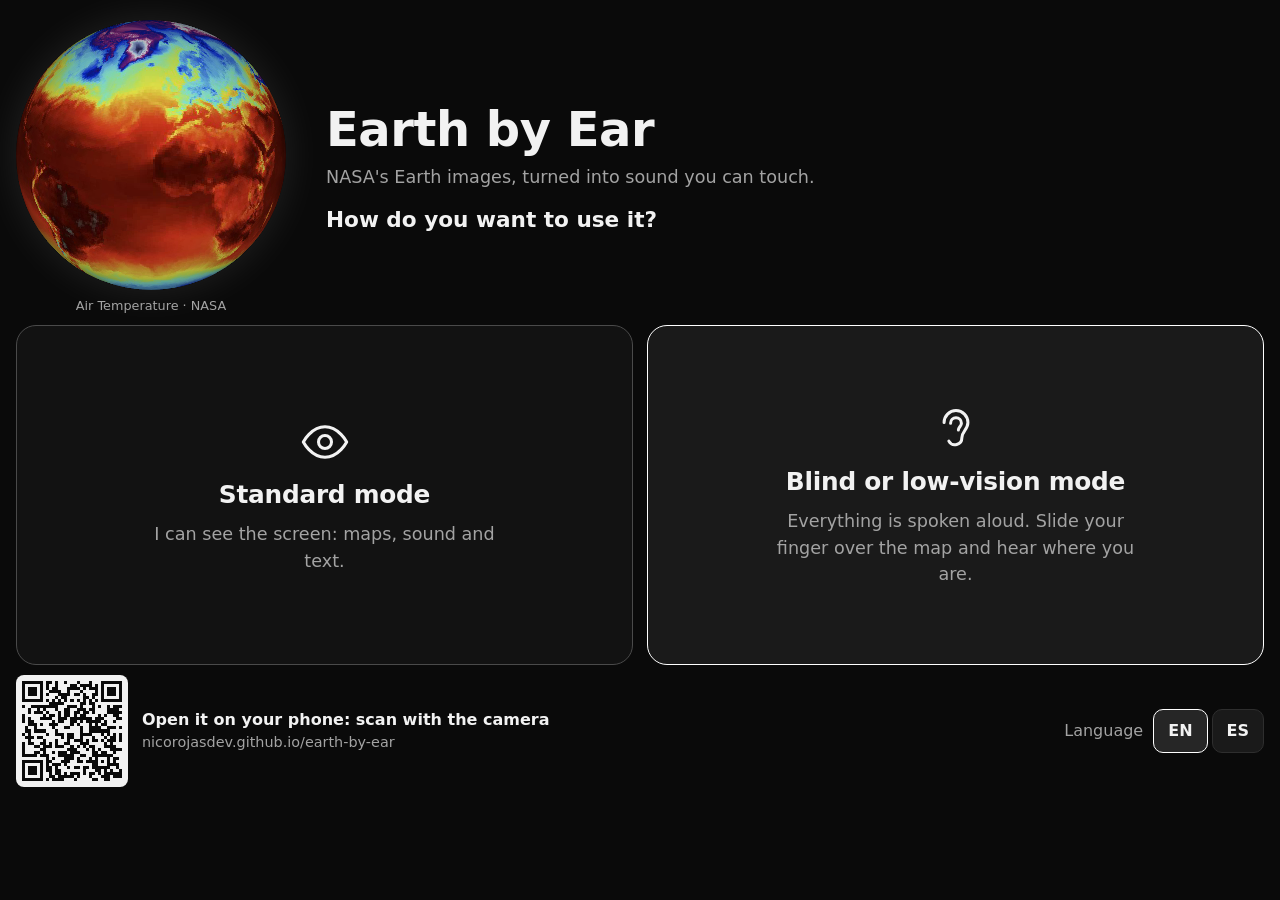
<file: docs/index.html>
<!DOCTYPE html>
<!-- Written with the assistance of Claude (Anthropic) for NASA Space Apps 2026. -->
<html lang="en-US">
<head>
<meta charset="utf-8">
<meta name="viewport" content="width=device-width, initial-scale=1">
<title>Earth by Ear</title>
  <link rel="icon" href="data:image/svg+xml,%3Csvg xmlns='http://www.w3.org/2000/svg' viewBox='0 0 24 24' fill='none' stroke='white' stroke-width='1.75' stroke-linecap='round'%3E%3Crect width='24' height='24' rx='5' fill='black' stroke='none'/%3E%3Ccircle cx='12' cy='12' r='7.5'/%3E%3Cpath d='M4.5 12h15M12 4.5a11 11 0 0 1 0 15M12 4.5a11 11 0 0 0 0 15'/%3E%3C/svg%3E">
<meta name="description" content="Earth by Ear turns NASA Earth Information Center visuals into live, touchable sound. Hear and explore fires, ocean heat, rain, air temperature and air pollution, with or without seeing the map.">
<meta name="theme-color" content="#0b1220">
<link rel="stylesheet" href="css/style.css">
</head>
<body class="choosing">
<!-- Minimal line icons (white, drawn with the text color). -->
<svg width="0" height="0" style="position:absolute" aria-hidden="true" focusable="false">
  <symbol id="i-globe" viewBox="0 0 24 24"><circle cx="12" cy="12" r="9"/><path d="M3 12h18M12 3a14 14 0 0 1 0 18M12 3a14 14 0 0 0 0 18"/></symbol>
  <symbol id="i-eye" viewBox="0 0 24 24"><path d="M2 12s3.6-7 10-7 10 7 10 7-3.6 7-10 7S2 12 2 12z"/><circle cx="12" cy="12" r="3"/></symbol>
  <symbol id="i-ear" viewBox="0 0 24 24"><path d="M6.5 9a5.5 5.5 0 0 1 11 0c0 3.2-2.8 4.2-2.8 7a3.2 3.2 0 0 1-6 1.6"/><path d="M9.5 9.3a2.5 2.5 0 0 1 5 0c0 1.4-1.4 1.9-1.4 3.2"/></symbol>
  <symbol id="i-sound" viewBox="0 0 24 24"><path d="M4 9.5h3.5L12 6v12l-4.5-3.5H4z"/><path d="M15.5 9a4 4 0 0 1 0 6M18 6.5a7.5 7.5 0 0 1 0 11"/></symbol>
  <symbol id="i-sound-off" viewBox="0 0 24 24"><path d="M4 9.5h3.5L12 6v12l-4.5-3.5H4z"/><path d="M16 9.5l5 5M21 9.5l-5 5"/></symbol>
  <symbol id="i-voice" viewBox="0 0 24 24"><circle cx="9" cy="8" r="3.5"/><path d="M2.5 20c.8-3.6 3.3-5.5 6.5-5.5s5.7 1.9 6.5 5.5"/><path d="M17 6a4 4 0 0 1 0 5.5M19.5 3.5a7.5 7.5 0 0 1 0 10.5"/></symbol>
  <symbol id="i-voice-off" viewBox="0 0 24 24"><circle cx="9" cy="8" r="3.5"/><path d="M2.5 20c.8-3.6 3.3-5.5 6.5-5.5s5.7 1.9 6.5 5.5"/><path d="M17 6l5 5M22 6l-5 5"/></symbol>
  <symbol id="i-help" viewBox="0 0 24 24"><circle cx="12" cy="12" r="9"/><path d="M9.6 9.4a2.5 2.5 0 1 1 3.4 2.4c-.6.3-1 .8-1 1.5v.6"/><path d="M12 16.8v.2"/></symbol>
  <symbol id="i-info" viewBox="0 0 24 24"><circle cx="12" cy="12" r="9"/><path d="M12 11v5.5M12 7.8v.2"/></symbol>
  <symbol id="i-pin" viewBox="0 0 24 24"><path d="M12 21s-6.5-6-6.5-11a6.5 6.5 0 0 1 13 0c0 5-6.5 11-6.5 11z"/><circle cx="12" cy="10" r="2.4"/></symbol>
  <symbol id="i-play" viewBox="0 0 24 24"><path d="M8 5.5v13l10-6.5z"/></symbol>
  <symbol id="i-pause" viewBox="0 0 24 24"><path d="M8.5 5.5v13M15.5 5.5v13"/></symbol>
  <symbol id="i-prev" viewBox="0 0 24 24"><path d="M17.5 6v12l-8.5-6zM6.5 6v12"/></symbol>
  <symbol id="i-next" viewBox="0 0 24 24"><path d="M6.5 6v12l8.5-6zM17.5 6v12"/></symbol>
  <symbol id="i-left" viewBox="0 0 24 24"><path d="M15 4.5 7.5 12l7.5 7.5"/></symbol>
  <symbol id="i-right" viewBox="0 0 24 24"><path d="M9 4.5 16.5 12 9 19.5"/></symbol>
  <symbol id="i-map" viewBox="0 0 24 24"><rect x="3" y="5.5" width="18" height="13" rx="1.5"/><path d="M3 12h18M9 5.5v13M15 5.5v13"/></symbol>
  <symbol id="i-turn-w" viewBox="0 0 24 24"><path d="M19 15a7.5 7.5 0 0 0-13-4.5"/><path d="M5.5 6v4.8h4.8"/></symbol>
  <symbol id="i-turn-e" viewBox="0 0 24 24"><path d="M5 15a7.5 7.5 0 0 1 13-4.5"/><path d="M18.5 6v4.8h-4.8"/></symbol>
  <symbol id="i-home" viewBox="0 0 24 24"><path d="M3.5 11.5 12 4.5l8.5 7"/><path d="M6.5 9.5V19.5h11V9.5"/><path d="M10 19.5v-5h4v5"/></symbol>
  <symbol id="i-up" viewBox="0 0 24 24"><path d="M4.5 15 12 7.5l7.5 7.5"/></symbol>
  <symbol id="i-down" viewBox="0 0 24 24"><path d="M4.5 9 12 16.5 19.5 9"/></symbol>
  <symbol id="i-speed" viewBox="0 0 24 24"><path d="M3.5 17a8.5 8.5 0 1 1 17 0"/><path d="M12 17l4.5-5.5"/></symbol>
  <symbol id="i-replay" viewBox="0 0 24 24"><path d="M4.5 12a7.5 7.5 0 1 0 2.2-5.3"/><path d="M4.5 4.5v4h4"/></symbol>
</svg>
<a class="skip" href="#main" data-i18n="header.skip">Skip to content</a>

<!-- Welcome: choose standard or blind / low-vision mode before using the app. -->
<main id="welcome" class="welcome" aria-labelledby="welcome-title">
  <div class="welcome-hero">
    <div class="globe-wrap" aria-hidden="true">
      <canvas id="globe" class="globe" width="240" height="240"></canvas>
      <p class="globe-cap" id="globe-cap"></p>
    </div>
    <div class="welcome-text">
      <h1 id="welcome-title" tabindex="-1">Earth by Ear</h1>
      <p class="welcome-lead" data-i18n="welcome.lead"></p>
      <h2 class="welcome-q" data-i18n="welcome.question"></h2>
    </div>
  </div>
  <div class="welcome-choices">
    <button type="button" class="choice-big" data-mode="standard">
      <span class="ico"><svg class="ic" aria-hidden="true" focusable="false"><use href="#i-eye"></use></svg></span>
      <span class="ttl" data-i18n="mode.standard"></span>
      <span class="sub" data-i18n="mode.standardSub"></span>
    </button>
    <button type="button" class="choice-big blind" data-mode="blind">
      <span class="ico"><svg class="ic" aria-hidden="true" focusable="false"><use href="#i-ear"></use></svg></span>
      <span class="ttl" data-i18n="mode.blind"></span>
      <span class="sub" data-i18n="mode.blindSub"></span>
    </button>
  </div>
  <div class="welcome-foot">
    <div class="qr-box">
      <svg class="qr" viewBox="0 0 37 37" role="img" aria-label="QR code: nicorojasdev.github.io/earth-by-ear" shape-rendering="crispEdges"><rect width="37" height="37" fill="#f2f2f2"/><path d="M2 2h7v1h-7zM10 2h2v1h-2zM13 2h1v1h-1zM16 2h1v1h-1zM20 2h1v1h-1zM24 2h1v1h-1zM28 2h7v1h-7zM2 3h1v1h-1zM8 3h1v1h-1zM10 3h1v1h-1zM13 3h1v1h-1zM18 3h2v1h-2zM21 3h4v1h-4zM26 3h1v1h-1zM28 3h1v1h-1zM34 3h1v1h-1zM2 4h1v1h-1zM4 4h3v1h-3zM8 4h1v1h-1zM10 4h1v1h-1zM12 4h2v1h-2zM17 4h4v1h-4zM22 4h1v1h-1zM24 4h3v1h-3zM28 4h1v1h-1zM30 4h3v1h-3zM34 4h1v1h-1zM2 5h1v1h-1zM4 5h3v1h-3zM8 5h1v1h-1zM11 5h4v1h-4zM17 5h1v1h-1zM21 5h1v1h-1zM26 5h1v1h-1zM28 5h1v1h-1zM30 5h3v1h-3zM34 5h1v1h-1zM2 6h1v1h-1zM4 6h3v1h-3zM8 6h1v1h-1zM10 6h1v1h-1zM14 6h4v1h-4zM19 6h2v1h-2zM22 6h1v1h-1zM25 6h2v1h-2zM28 6h1v1h-1zM30 6h3v1h-3zM34 6h1v1h-1zM2 7h1v1h-1zM8 7h1v1h-1zM13 7h1v1h-1zM15 7h2v1h-2zM22 7h2v1h-2zM25 7h1v1h-1zM28 7h1v1h-1zM34 7h1v1h-1zM2 8h7v1h-7zM10 8h1v1h-1zM12 8h1v1h-1zM14 8h1v1h-1zM16 8h1v1h-1zM18 8h1v1h-1zM20 8h1v1h-1zM22 8h1v1h-1zM24 8h1v1h-1zM26 8h1v1h-1zM28 8h7v1h-7zM11 9h5v1h-5zM21 9h2v1h-2zM24 9h2v1h-2zM2 10h1v1h-1zM5 10h9v1h-9zM17 10h3v1h-3zM21 10h1v1h-1zM25 10h1v1h-1zM27 10h1v1h-1zM30 10h1v1h-1zM32 10h3v1h-3zM4 11h1v1h-1zM7 11h1v1h-1zM9 11h1v1h-1zM13 11h1v1h-1zM16 11h2v1h-2zM20 11h3v1h-3zM24 11h2v1h-2zM30 11h4v1h-4zM4 12h1v1h-1zM6 12h3v1h-3zM10 12h1v1h-1zM14 12h1v1h-1zM16 12h2v1h-2zM19 12h2v1h-2zM22 12h2v1h-2zM25 12h1v1h-1zM30 12h5v1h-5zM2 13h1v1h-1zM9 13h1v1h-1zM11 13h2v1h-2zM14 13h1v1h-1zM16 13h2v1h-2zM19 13h1v1h-1zM21 13h2v1h-2zM27 13h1v1h-1zM29 13h1v1h-1zM32 13h2v1h-2zM2 14h1v1h-1zM4 14h1v1h-1zM8 14h4v1h-4zM14 14h3v1h-3zM18 14h7v1h-7zM26 14h3v1h-3zM33 14h2v1h-2zM2 15h1v1h-1zM4 15h2v1h-2zM12 15h1v1h-1zM14 15h2v1h-2zM18 15h2v1h-2zM21 15h1v1h-1zM23 15h5v1h-5zM29 15h1v1h-1zM32 15h1v1h-1zM4 16h3v1h-3zM8 16h1v1h-1zM11 16h3v1h-3zM18 16h1v1h-1zM20 16h1v1h-1zM24 16h1v1h-1zM26 16h1v1h-1zM28 16h2v1h-2zM3 17h1v1h-1zM6 17h1v1h-1zM12 17h1v1h-1zM16 17h2v1h-2zM21 17h1v1h-1zM24 17h4v1h-4zM30 17h3v1h-3zM34 17h1v1h-1zM3 18h2v1h-2zM6 18h4v1h-4zM13 18h1v1h-1zM21 18h1v1h-1zM24 18h7v1h-7zM2 19h1v1h-1zM4 19h1v1h-1zM10 19h1v1h-1zM13 19h3v1h-3zM17 19h2v1h-2zM21 19h4v1h-4zM28 19h1v1h-1zM30 19h1v1h-1zM32 19h1v1h-1zM34 19h1v1h-1zM3 20h3v1h-3zM7 20h2v1h-2zM15 20h1v1h-1zM17 20h2v1h-2zM21 20h1v1h-1zM25 20h1v1h-1zM29 20h1v1h-1zM31 20h2v1h-2zM34 20h1v1h-1zM4 21h1v1h-1zM9 21h1v1h-1zM13 21h1v1h-1zM17 21h1v1h-1zM19 21h3v1h-3zM23 21h1v1h-1zM25 21h2v1h-2zM28 21h1v1h-1zM30 21h3v1h-3zM34 21h1v1h-1zM2 22h1v1h-1zM4 22h2v1h-2zM8 22h2v1h-2zM11 22h1v1h-1zM13 22h1v1h-1zM16 22h2v1h-2zM21 22h3v1h-3zM29 22h1v1h-1zM31 22h1v1h-1zM2 23h1v1h-1zM6 23h2v1h-2zM9 23h3v1h-3zM13 23h3v1h-3zM18 23h1v1h-1zM20 23h1v1h-1zM22 23h1v1h-1zM24 23h2v1h-2zM29 23h4v1h-4zM2 24h1v1h-1zM8 24h2v1h-2zM17 24h3v1h-3zM23 24h1v1h-1zM25 24h1v1h-1zM27 24h1v1h-1zM31 24h4v1h-4zM2 25h1v1h-1zM6 25h2v1h-2zM9 25h1v1h-1zM12 25h1v1h-1zM14 25h3v1h-3zM18 25h3v1h-3zM25 25h2v1h-2zM28 25h2v1h-2zM32 25h1v1h-1zM2 26h5v1h-5zM8 26h3v1h-3zM14 26h5v1h-5zM21 26h2v1h-2zM25 26h7v1h-7zM10 27h1v1h-1zM12 27h1v1h-1zM16 27h3v1h-3zM20 27h1v1h-1zM24 27h1v1h-1zM26 27h1v1h-1zM30 27h1v1h-1zM32 27h2v1h-2zM2 28h7v1h-7zM10 28h2v1h-2zM15 28h3v1h-3zM20 28h2v1h-2zM23 28h4v1h-4zM28 28h1v1h-1zM30 28h1v1h-1zM32 28h1v1h-1zM2 29h1v1h-1zM8 29h1v1h-1zM10 29h1v1h-1zM12 29h3v1h-3zM16 29h1v1h-1zM25 29h2v1h-2zM30 29h4v1h-4zM2 30h1v1h-1zM4 30h3v1h-3zM8 30h1v1h-1zM10 30h2v1h-2zM13 30h1v1h-1zM17 30h1v1h-1zM19 30h2v1h-2zM22 30h2v1h-2zM25 30h6v1h-6zM33 30h1v1h-1zM2 31h1v1h-1zM4 31h3v1h-3zM8 31h1v1h-1zM10 31h2v1h-2zM13 31h2v1h-2zM22 31h1v1h-1zM26 31h2v1h-2zM29 31h1v1h-1zM31 31h1v1h-1zM34 31h1v1h-1zM2 32h1v1h-1zM4 32h3v1h-3zM8 32h1v1h-1zM11 32h1v1h-1zM13 32h2v1h-2zM16 32h1v1h-1zM18 32h3v1h-3zM22 32h1v1h-1zM24 32h2v1h-2zM27 32h1v1h-1zM29 32h6v1h-6zM2 33h1v1h-1zM8 33h1v1h-1zM11 33h2v1h-2zM14 33h5v1h-5zM20 33h1v1h-1zM24 33h1v1h-1zM28 33h3v1h-3zM32 33h3v1h-3zM2 34h7v1h-7zM10 34h1v1h-1zM12 34h4v1h-4zM19 34h1v1h-1zM25 34h2v1h-2zM29 34h2v1h-2z" fill="#0a0a0a"/></svg>
      <div>
        <p class="qr-title" data-i18n="welcome.qr"></p>
        <p class="qr-url">nicorojasdev.github.io/earth-by-ear</p>
      </div>
    </div>
    <div class="welcome-lang">
      <span data-i18n="header.language"></span>
      <div class="lang" role="group" data-i18n-aria="header.language">
        <button type="button" class="btn" data-lang="en" lang="en" aria-label="EN, English">EN</button>
        <button type="button" class="btn" data-lang="es" lang="es" aria-label="ES, Español">ES</button>
      </div>
    </div>
  </div>
</main>

<header class="top">
  <div class="brand">
    <div class="brand-row">
      <button type="button" class="btn home-btn" id="btn-home"><svg class="ic" aria-hidden="true" focusable="false"><use href="#i-home"></use></svg> <span data-i18n="nav.home">Home</span></button>
      <h1 data-i18n="app.title">Earth by Ear</h1>
    </div>
    <p class="tagline" data-i18n="app.tagline"></p>
  </div>
  <div class="controls">
    <button type="button" id="btn-sound" class="btn big sound" aria-pressed="false">
      <span data-sound-icon><svg class="ic" aria-hidden="true" focusable="false"><use href="#i-sound"></use></svg></span> <span data-label></span>
    </button>
    <button type="button" id="btn-mode" class="btn">
      <span data-mode-icon><svg class="ic" aria-hidden="true" focusable="false"><use href="#i-eye"></use></svg></span> <span data-mode-label></span>
    </button>
    <button type="button" id="btn-help" class="btn">
      <svg class="ic" aria-hidden="true" focusable="false"><use href="#i-help"></use></svg> <span data-i18n="help.button"></span>
    </button>
    <button type="button" id="btn-voice" class="btn" aria-pressed="false">
      <svg class="ic" aria-hidden="true" focusable="false"><use href="#i-voice"></use></svg> <span data-i18n="header.readAloud"></span>
    </button>
    <div class="lang" role="group" data-i18n-aria="header.language">
      <button type="button" class="btn" data-lang="en" lang="en" aria-label="EN, English">EN</button>
      <button type="button" class="btn" data-lang="es" lang="es" aria-label="ES, Español">ES</button>
    </div>
  </div>
  <div class="blind-toggles" role="group" data-i18n-aria="blind.switches">
    <button type="button" id="bt-sound" class="btn toggle" aria-pressed="true"><span data-bt-icon><svg class="ic" aria-hidden="true" focusable="false"><use href="#i-sound"></use></svg></span> <span data-i18n="blind.soundLabel"></span> <span class="state" data-bt-state></span></button>
    <button type="button" id="bt-voice" class="btn toggle" aria-pressed="true"><span data-bt-icon><svg class="ic" aria-hidden="true" focusable="false"><use href="#i-voice"></use></svg></span> <span data-i18n="blind.voiceLabel"></span> <span class="state" data-bt-state></span></button>
  </div>
  <p class="intro" data-i18n="app.intro"></p>
  <p class="note" id="ios-note" data-i18n="header.iosNote" hidden></p>
</header>

<main id="main" tabindex="-1" hidden>
  <!-- Blind mode: instructions, shown (and read aloud) when the mode starts and from the Help button. -->
  <section id="blind-help" class="blind-help" aria-labelledby="bh-title" hidden>
    <h2 id="bh-title" tabindex="-1" data-i18n="help.title"></h2>
    <ol class="bh-steps">
      <li data-i18n="help.s1"></li>
      <li data-i18n="help.s2"></li>
      <li data-i18n="help.s3"></li>
      <li data-i18n="help.s4"></li>
      <li data-i18n="help.s5"></li>
      <li data-i18n="help.s6"></li>
    </ol>
    <button type="button" class="btn" id="bh-replay"><svg class="ic" aria-hidden="true" focusable="false"><use href="#i-replay"></use></svg> <span data-i18n="help.replay"></span></button>
    <div class="welcome-lang">
      <span data-i18n="header.language"></span>
      <div class="lang" role="group" data-i18n-aria="header.language">
        <button type="button" class="btn" data-lang="en" lang="en" aria-label="EN, English">EN</button>
        <button type="button" class="btn" data-lang="es" lang="es" aria-label="ES, Español">ES</button>
      </div>
    </div>
    <button type="button" class="choice-big bh-start" id="bh-start">
      <span class="ico"><svg class="ic" aria-hidden="true" focusable="false"><use href="#i-play"></use></svg></span>
      <span class="ttl" data-i18n="help.start"></span>
    </button>
  </section>

  <!-- Blind mode: one big topic switcher instead of the tab list. -->
  <div class="topicbar" id="topicbar">
    <button type="button" class="btn" id="tb-prev" data-i18n-aria="blind.prevTopic"><svg class="ic" aria-hidden="true" focusable="false"><use href="#i-left"></use></svg></button>
    <h2 id="tb-name" class="tb-name" tabindex="-1"></h2>
    <button type="button" class="btn" id="tb-next" data-i18n-aria="blind.nextTopic"><svg class="ic" aria-hidden="true" focusable="false"><use href="#i-right"></use></svg></button>
  </div>
  <nav class="tabbar" data-i18n-aria="tabs.label">
    <button type="button" class="btn tabnav" id="tab-prev" data-i18n-aria="tabs.prev"><svg class="ic" aria-hidden="true" focusable="false"><use href="#i-left"></use></svg></button>
    <div id="tablist" class="tablist" role="tablist" data-i18n-aria="tabs.label"></div>
    <button type="button" class="btn tabnav" id="tab-next" data-i18n-aria="tabs.next"><svg class="ic" aria-hidden="true" focusable="false"><use href="#i-right"></use></svg></button>
  </nav>
  <div id="panels"></div>
</main>

<div id="live" class="sr-only" aria-live="polite" aria-atomic="true"></div>

<footer class="foot">
  <p><span data-i18n="common.source"></span>: NASA's Scientific Visualization Studio · Earth Information Center.</p>
  <p data-i18n="about.ai"></p>
</footer>

<script src="js/i18n.js"></script>
<script src="js/config.js"></script>
<script src="js/a11y.js"></script>
<script src="js/audio-engine.js"></script>
<script src="js/instruments.js"></script>
<script src="js/data-loader.js"></script>
<script src="js/map-view.js"></script>
<script src="js/phenomenon-tab.js"></script>
<script src="js/game.js"></script>
<script src="js/audio-tour.js"></script>
<script src="js/insights.js"></script>
<script src="js/globe.js"></script>
<script src="js/app.js"></script>
<!-- Big screens: buttons and tabs move here, to the bottom of the screen, within reach. -->
<div id="dock" class="dock" role="region" data-i18n-aria="dock.label"><div id="dock-bar" class="dock-bar"></div></div>
</body>
</html>
</file>
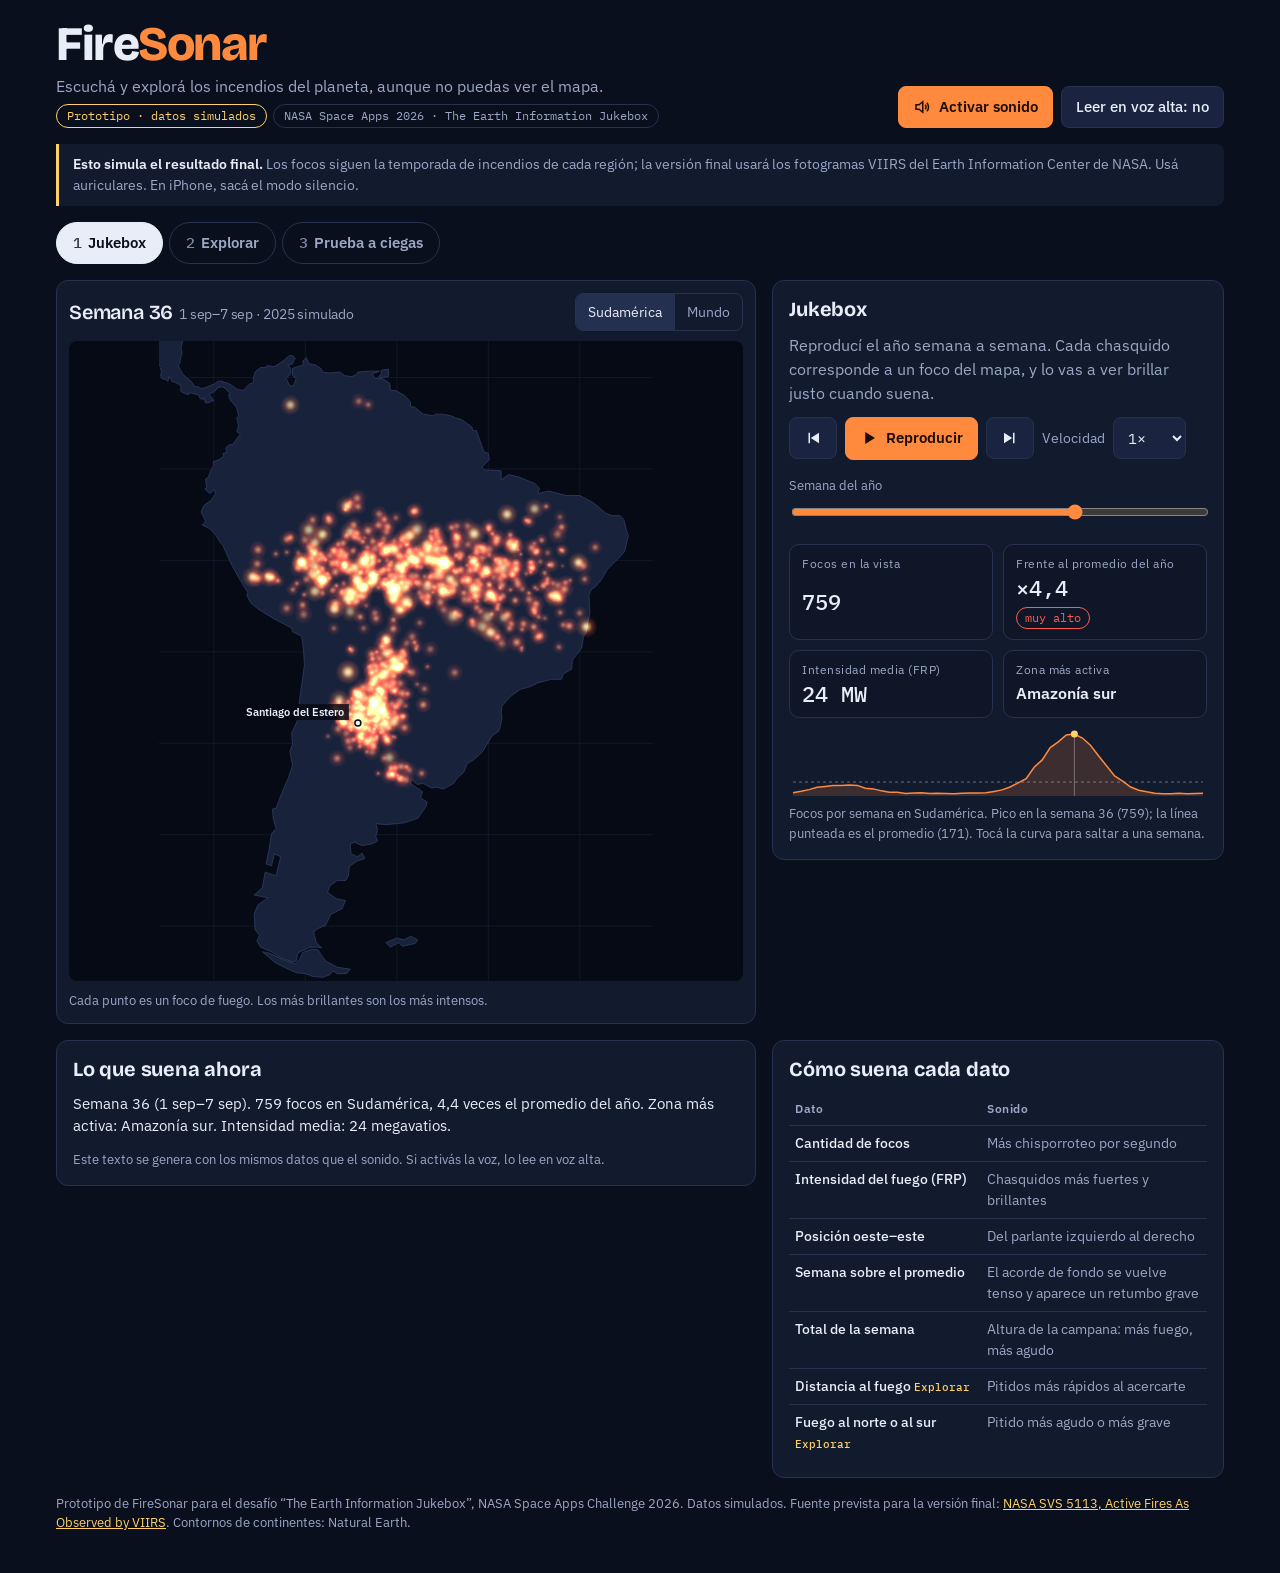
<file: pitch/prototype-v0.html>
<!DOCTYPE html>
<html lang="es">
<head>
<meta charset="utf-8">
<meta name="viewport" content="width=device-width, initial-scale=1">
<title>FireSonar</title>
<link rel="preconnect" href="https://fonts.googleapis.com">
<link rel="preconnect" href="https://fonts.gstatic.com" crossorigin>
<link href="https://fonts.googleapis.com/css2?family=Bricolage+Grotesque:opsz,wght@12..96,600;12..96,800&family=IBM+Plex+Mono:wght@400;500&family=IBM+Plex+Sans:wght@400;500;600&display=swap" rel="stylesheet">
<style>
:root{
  /* Layout: el mapa nocturno manda a la izquierda; a la derecha, el panel del modo activo; en celular se apilan. Un solo tema oscuro a propósito: es la Tierra de noche. */
  --night:#0a0f1d;
  --panel:#121a2e;
  --line:#26324f;
  --ink:#e9edf7;
  --muted:#9ba7c5;
  --ember:#ff8a3d;
  --flame:#ffd166;
  --alert:#ff5a4f;
  --ok:#5fd3a0;
  --font-display:"Bricolage Grotesque","Segoe UI",system-ui,sans-serif;
  --font-body:"IBM Plex Sans","Segoe UI",system-ui,sans-serif;
  --font-mono:"IBM Plex Mono",ui-monospace,Menlo,Consolas,monospace;
  color-scheme:dark;
}
*{box-sizing:border-box}
html,body{margin:0;background:var(--night);color:var(--ink);font-family:var(--font-body);font-size:16px;line-height:1.5}
a{color:var(--flame)}
:focus-visible{outline:2px solid var(--flame);outline-offset:2px}
h1,h2,h3{font-family:var(--font-display);text-wrap:balance;margin:0;letter-spacing:-0.01em}
h2{font-size:20px;line-height:1.2}
p{margin:0}
.wrap{max-width:1200px;margin:0 auto;padding:20px 16px 40px;display:grid;grid-template-columns:minmax(0,1fr);gap:16px}
.top{display:flex;flex-wrap:wrap;align-items:flex-end;justify-content:space-between;gap:14px}
.brand{display:grid;gap:6px;max-width:640px}
.brand h1{font-size:clamp(32px,6vw,48px);line-height:1;font-weight:800;letter-spacing:-0.03em}
.brand h1 span{color:var(--ember)}
.brand p{color:var(--muted);max-width:56ch}
.pills{display:flex;flex-wrap:wrap;gap:6px}
.pill{display:inline-flex;align-items:center;gap:6px;font-family:var(--font-mono);font-size:12px;padding:2px 10px;border-radius:999px;border:1px solid var(--line);color:var(--muted)}
.pill.sim{border-color:var(--flame);color:var(--flame)}
.topctl{display:flex;flex-wrap:wrap;gap:8px;align-items:center}
.btn{appearance:none;font:inherit;font-size:15px;font-weight:500;color:var(--ink);background:#1a2440;border:1px solid var(--line);border-radius:8px;padding:9px 14px;cursor:pointer;display:inline-flex;align-items:center;gap:8px;min-height:42px;transition:background .15s,border-color .15s}
.btn:hover{border-color:#3a4a73;background:#202c4d}
.btn:disabled{opacity:.45;cursor:not-allowed}
.btn.primary{background:var(--ember);border-color:var(--ember);color:#1d0d00;font-weight:600}
.btn.primary:hover{background:#ff9d5c}
.btn[aria-pressed="true"].toggle{border-color:var(--flame);color:var(--flame)}
.btn svg{width:18px;height:18px;flex:none}
.hint{font-size:13px;color:var(--muted)}
.notice{border-left:3px solid var(--flame);background:var(--panel);padding:10px 14px;border-radius:0 8px 8px 0;color:var(--muted);font-size:14px;max-width:none}
.notice strong{color:var(--ink);font-weight:600}
.modes{display:flex;gap:6px;flex-wrap:wrap}
.mode{appearance:none;font:inherit;font-weight:600;font-size:15px;color:var(--muted);background:transparent;border:1px solid var(--line);border-radius:999px;padding:8px 16px;cursor:pointer;min-height:42px}
.mode .n{font-family:var(--font-mono);font-weight:500;margin-right:6px;opacity:.8}
.mode[aria-pressed="true"]{background:var(--ink);color:var(--night);border-color:var(--ink)}
.grid{display:grid;grid-template-columns:minmax(0,1.55fr) minmax(300px,1fr);gap:16px;align-items:start}
@media (max-width:880px){.grid{grid-template-columns:1fr}}
.card{background:var(--panel);border:1px solid var(--line);border-radius:12px;padding:16px;display:grid;gap:12px;min-width:0}
.mapcard{padding:12px;gap:10px}
.maphead{display:flex;justify-content:space-between;align-items:center;gap:8px;flex-wrap:wrap}
.weeklabel{font-family:var(--font-display);font-size:20px;font-weight:600}
.weeklabel small{font-family:var(--font-body);font-size:14px;font-weight:400;color:var(--muted);margin-left:6px}
.mapbox{position:relative;display:flex;justify-content:center;background:#060a15;border-radius:8px;overflow:hidden}
#map{display:block;touch-action:pan-y}
.mapbox.explore #map{touch-action:none;cursor:crosshair}
.veil{position:absolute;inset:0;display:none;flex-direction:column;gap:8px;align-items:center;justify-content:center;text-align:center;background:#03050c;color:var(--muted);padding:24px;font-size:15px}
.veil.on{display:flex}
.veil.passthru{pointer-events:none}
.veil b{font-family:var(--font-display);color:var(--ink);font-size:20px}
.seg{display:inline-flex;border:1px solid var(--line);border-radius:8px;overflow:hidden}
.seg button{appearance:none;font:inherit;font-size:14px;color:var(--muted);background:transparent;border:0;padding:6px 12px;cursor:pointer;min-height:36px}
.seg button+button{border-left:1px solid var(--line)}
.seg button[aria-pressed="true"]{background:#24304f;color:var(--ink)}
.panel[hidden]{display:none}
.panel{display:grid;gap:12px}
.panel > p{color:var(--muted)}
.row{display:flex;flex-wrap:wrap;gap:8px;align-items:center}
.row label{font-size:14px;color:var(--muted)}
select{font:inherit;font-size:15px;color:var(--ink);background:#1a2440;border:1px solid var(--line);border-radius:8px;padding:8px 10px;min-height:42px}
input[type=range]{width:100%;accent-color:var(--ember);height:28px}
.stats{display:grid;grid-template-columns:1fr 1fr;gap:10px}
.stat{background:#0f1628;border:1px solid var(--line);border-radius:10px;padding:10px 12px;display:grid;gap:2px;min-width:0}
.stat .k{font-size:12px;color:var(--muted);letter-spacing:.04em}
.stat .v{font-family:var(--font-mono);font-size:22px;font-weight:500;font-variant-numeric:tabular-nums;line-height:1.2;overflow-wrap:anywhere}
.stat .v.text{font-family:var(--font-body);font-size:16px;font-weight:600}
.lvl{display:inline-block;font-family:var(--font-mono);font-size:12px;padding:1px 8px;border-radius:999px;border:1px solid currentColor;margin-top:4px;justify-self:start}
.lvl.bajo{color:var(--ok)} .lvl.normal{color:var(--muted)} .lvl.alto{color:var(--flame)} .lvl.muyalto{color:var(--alert)}
.spark{display:grid;gap:4px}
#spark{width:100%;height:70px;display:block;cursor:pointer}
.big{font-family:var(--font-mono);font-size:34px;font-weight:500;font-variant-numeric:tabular-nums;line-height:1.1}
.readout{display:grid;gap:6px;background:#0f1628;border:1px solid var(--line);border-radius:10px;padding:12px}
.readout .k{font-size:12px;color:var(--muted)}
.onfire{display:none;color:var(--alert);font-weight:600}
.onfire.on{display:block}
.answer{display:grid;grid-template-columns:1fr 1fr;gap:8px}
.feedback{font-weight:600;min-height:1.5em}
.feedback.ok{color:var(--ok)} .feedback.bad{color:var(--alert)}
.result{background:#0f1628;border:1px solid var(--line);border-radius:10px;padding:12px;display:grid;gap:6px}
.result .big{color:var(--flame)}
textarea{width:100%;min-height:90px;font-family:var(--font-mono);font-size:12px;color:var(--ink);background:#0b1222;border:1px solid var(--line);border-radius:8px;padding:8px}
.desc{font-size:15px}
table{width:100%;border-collapse:collapse;font-size:14px}
th,td{text-align:left;padding:7px 6px;border-top:1px solid var(--line);vertical-align:top}
th{font-weight:600;color:var(--muted);font-size:12px;letter-spacing:.04em;border-top:0}
td:first-child{color:var(--ink);font-weight:500;width:46%}
td:last-child{color:var(--muted)}
.tag{font-family:var(--font-mono);font-size:11px;color:var(--flame)}
footer{color:var(--muted);font-size:13px;display:grid;gap:4px}
.sr-only{position:absolute!important;width:1px;height:1px;padding:0;margin:-1px;overflow:hidden;clip:rect(0,0,0,0);white-space:nowrap;border:0}
@media (prefers-reduced-motion:reduce){*{transition:none!important;animation:none!important}}
</style>
</head>
<body>
<div class="wrap">

  <header class="top">
    <div class="brand">
      <h1>Fire<span>Sonar</span></h1>
      <p>Escuchá y explorá los incendios del planeta, aunque no puedas ver el mapa.</p>
      <div class="pills">
        <span class="pill sim">Prototipo · datos simulados</span>
        <span class="pill">NASA Space Apps 2026 · The Earth Information Jukebox</span>
      </div>
    </div>
    <div class="topctl">
      <button class="btn primary" id="soundBtn" type="button" aria-pressed="false">
        <svg viewBox="0 0 24 24" fill="none" stroke="currentColor" stroke-width="2" aria-hidden="true"><path d="M4 9v6h4l5 4V5L8 9H4z"/><path d="M16 9a4 4 0 0 1 0 6M18.5 6.5a8 8 0 0 1 0 11"/></svg>
        <span id="soundTxt">Activar sonido</span>
      </button>
      <button class="btn toggle" id="voiceBtn" type="button" aria-pressed="false">Leer en voz alta: no</button>
    </div>
  </header>

  <p class="notice"><strong>Esto simula el resultado final.</strong> Los focos siguen la temporada de incendios de cada región; la versión final usará los fotogramas VIIRS del Earth Information Center de NASA. Usá auriculares. En iPhone, sacá el modo silencio.</p>

  <nav class="modes" aria-label="Modos">
    <button class="mode" type="button" data-mode="jukebox" aria-pressed="true"><span class="n">1</span>Jukebox</button>
    <button class="mode" type="button" data-mode="explore" aria-pressed="false"><span class="n">2</span>Explorar</button>
    <button class="mode" type="button" data-mode="test" aria-pressed="false"><span class="n">3</span>Prueba a ciegas</button>
  </nav>

  <main class="grid">
    <section class="card mapcard" aria-labelledby="mapTitle">
      <div class="maphead">
        <h2 id="mapTitle" class="weeklabel"><span id="weekTxt">Semana 36</span><small id="rangeTxt"></small></h2>
        <div class="seg" role="group" aria-label="Vista del mapa">
          <button type="button" data-view="sa" aria-pressed="true">Sudamérica</button>
          <button type="button" data-view="world" aria-pressed="false">Mundo</button>
        </div>
      </div>
      <div class="mapbox" id="mapbox">
        <canvas id="map" role="img" aria-label="Mapa de focos de incendio"></canvas>
        <div class="veil" id="veil" aria-hidden="true"><b id="veilTitle">Mapa oculto</b><span id="veilTxt"></span></div>
      </div>
      <p class="hint" id="mapHint">Cada punto es un foco de fuego. Los más brillantes son los más intensos.</p>
    </section>

    <aside class="card" aria-label="Controles">

      <!-- JUKEBOX -->
      <section class="panel" id="panel-jukebox" aria-labelledby="hJ">
        <h2 id="hJ">Jukebox</h2>
        <p>Reproducí el año semana a semana. Cada chasquido corresponde a un foco del mapa, y lo vas a ver brillar justo cuando suena.</p>
        <div class="row">
          <button class="btn" type="button" id="prevBtn" aria-label="Semana anterior">
            <svg viewBox="0 0 24 24" fill="currentColor" aria-hidden="true"><path d="M6 5h2v14H6zM20 5v14L9 12z"/></svg></button>
          <button class="btn primary" type="button" id="playBtn">
            <svg id="playIco" viewBox="0 0 24 24" fill="currentColor" aria-hidden="true"><path d="M7 4v16l13-8z"/></svg>
            <span id="playTxt">Reproducir</span></button>
          <button class="btn" type="button" id="nextBtn" aria-label="Semana siguiente">
            <svg viewBox="0 0 24 24" fill="currentColor" aria-hidden="true"><path d="M16 5h2v14h-2zM4 5v14l11-7z"/></svg></button>
          <label for="speed">Velocidad</label>
          <select id="speed"><option value="0.5">0,5×</option><option value="1" selected>1×</option><option value="2">2×</option></select>
        </div>
        <div>
          <label for="weekRange" class="hint">Semana del año</label>
          <input type="range" id="weekRange" min="1" max="52" value="36" step="1">
        </div>
        <div class="stats">
          <div class="stat"><span class="k">Focos en la vista</span><span class="v" id="sCount">0</span></div>
          <div class="stat"><span class="k">Frente al promedio del año</span><span class="v" id="sRatio">×1,0</span><span class="lvl normal" id="sLvl">normal</span></div>
          <div class="stat"><span class="k">Intensidad media (FRP)</span><span class="v" id="sFrp">0 MW</span></div>
          <div class="stat"><span class="k">Zona más activa</span><span class="v text" id="sTop">—</span></div>
        </div>
        <div class="spark">
          <canvas id="spark" aria-hidden="true"></canvas>
          <p class="hint" id="sparkTxt"></p>
        </div>
      </section>

      <!-- EXPLORAR -->
      <section class="panel" id="panel-explore" aria-labelledby="hE" hidden>
        <h2 id="hE">Explorar</h2>
        <p>Mové el dedo o el mouse sobre el mapa, o usá las flechas del teclado. Los pitidos se aceleran cuando te acercás al fuego. Si suena más agudo, el fuego está al norte; si suena más grave, al sur.</p>
        <div class="readout" aria-hidden="true">
          <span class="k">Fuego más cercano</span>
          <span class="big" id="eDist">—</span>
          <span id="eDir">—</span>
          <span class="onfire" id="eOn">Estás sobre un incendio</span>
          <span class="k">Focos a menos de 350 km: <b id="eNear">0</b> · Zona: <b id="eZone">—</b></span>
        </div>
        <div class="row">
          <button class="btn" type="button" id="goSde">Ir a Santiago del Estero</button>
          <button class="btn toggle" type="button" id="eyesBtn" aria-pressed="false">Cerrar los ojos</button>
          <button class="btn toggle" type="button" id="vibBtn" aria-pressed="false" hidden>Vibración: no</button>
        </div>
        <p class="hint">Teclas: las flechas mueven el sonar (con Shift, saltos largos) y Enter describe lo que hay cerca. La semana se cambia desde el modo Jukebox.</p>
      </section>

      <!-- PRUEBA -->
      <section class="panel" id="panel-test" aria-labelledby="hT" hidden>
        <h2 id="hT">Prueba a ciegas</h2>
        <p>El mapa se oculta. Escuchá dos semanas de Sudamérica y elegí cuál tiene más fuego. Si 10 personas aciertan bastante más que al azar, tienen la prueba de que el sonido transmite el dato.</p>
        <div id="tStart" class="row"><button class="btn primary" type="button" id="tBegin">Empezar prueba (10 rondas)</button></div>
        <div id="tRun" hidden class="panel">
          <p class="hint" id="tProg">Ronda 1 de 10</p>
          <div class="answer">
            <button class="btn" type="button" id="tPlayA">Escuchar A</button>
            <button class="btn" type="button" id="tPlayB">Escuchar B</button>
            <button class="btn primary" type="button" id="tAnsA" disabled>A tiene más fuego</button>
            <button class="btn primary" type="button" id="tAnsB" disabled>B tiene más fuego</button>
          </div>
          <p class="feedback" id="tFb" role="status"></p>
          <div class="row"><button class="btn" type="button" id="tNext" hidden>Siguiente ronda</button></div>
        </div>
        <div id="tDone" hidden class="result">
          <span class="k hint">Resultado</span>
          <span class="big" id="tScore">0 de 10</span>
          <p id="tP"></p>
          <div class="row">
            <button class="btn" type="button" id="tCopy">Copiar resultados (CSV)</button>
            <button class="btn" type="button" id="tAgain">Empezar de nuevo</button>
          </div>
          <label for="tCsv" class="hint" id="tCsvLbl" hidden>Si no se copió, seleccioná el texto:</label>
          <textarea id="tCsv" readonly hidden></textarea>
        </div>
      </section>

    </aside>
  </main>

  <div class="grid">
    <section class="card" aria-labelledby="hD">
      <h2 id="hD">Lo que suena ahora</h2>
      <p class="desc" id="desc"></p>
      <p class="hint">Este texto se genera con los mismos datos que el sonido. Si activás la voz, lo lee en voz alta.</p>
    </section>
    <section class="card" aria-labelledby="hL">
      <h2 id="hL">Cómo suena cada dato</h2>
      <table>
        <thead><tr><th scope="col">Dato</th><th scope="col">Sonido</th></tr></thead>
        <tbody>
          <tr><td>Cantidad de focos</td><td>Más chisporroteo por segundo</td></tr>
          <tr><td>Intensidad del fuego (FRP)</td><td>Chasquidos más fuertes y brillantes</td></tr>
          <tr><td>Posición oeste–este</td><td>Del parlante izquierdo al derecho</td></tr>
          <tr><td>Semana sobre el promedio</td><td>El acorde de fondo se vuelve tenso y aparece un retumbo grave</td></tr>
          <tr><td>Total de la semana</td><td>Altura de la campana: más fuego, más agudo</td></tr>
          <tr><td>Distancia al fuego <span class="tag">Explorar</span></td><td>Pitidos más rápidos al acercarte</td></tr>
          <tr><td>Fuego al norte o al sur <span class="tag">Explorar</span></td><td>Pitido más agudo o más grave</td></tr>
        </tbody>
      </table>
    </section>
  </div>

  <footer>
    <p>Prototipo de FireSonar para el desafío “The Earth Information Jukebox”, NASA Space Apps Challenge 2026. Datos simulados. Fuente prevista para la versión final: <a href="https://svs.gsfc.nasa.gov/5113">NASA SVS 5113, Active Fires As Observed by VIIRS</a>. Contornos de continentes: Natural Earth.</p>
  </footer>

  <div class="sr-only" aria-live="polite" id="live"></div>
</div>

<script>
(() => {
'use strict';
const LAND = [[-596,-800,-599,-805,-602,-810,-623,-809,-645,-809,-657,-806,-657,-805,-663,-803,-640,-803,-619,-804,-611,-800,-606,-796,-596,-800],[-1592,-795,-1611,-796,-1624,-793,-1630,-789,-1631,-789,-1637,-786,-1631,-782,-1612,-784,-1602,-787,-1595,-790,-1592,-795],[-452,-780,-439,-785,-435,-791,-434,-795,-433,-800,-449,-803,-465,-806,-484,-808,-505,-810,-529,-810,-542,-806,-540,-802,-519,-799,-510,-796,-504,-792,-499,-788,-493,-785,-487,-780,-482,-780,-467,-778,-452,-780],[-1212,-735,-1199,-737,-1187,-735,-1193,-738,-1202,-741,-1216,-740,-1226,-737,-1224,-733,-1212,-735],[-1256,-735,-1240,-739,-1246,-738,-1259,-737,-1273,-735,-1266,-732,-1256,-735],[-990,-719,-979,-721,-968,-720,-962,-725,-970,-724,-982,-725,-994,-724,-1008,-725,-1018,-723,-1023,-719,-1017,-717,-1004,-719,-990,-719],[-685,-710,-683,-714,-685,-718,-688,-722,-700,-723,-711,-725,-724,-725,-719,-721,-731,-722,-742,-724,-750,-721,-750,-717,-739,-713,-732,-712,-721,-712,-718,-707,-717,-703,-717,-695,-712,-690,-703,-689,-697,-693,-695,-696,-691,-701,-687,-705,-685,-710],[-1800,-847,-1799,-847,-1791,-841,-1773,-845,-1771,-844,-1769,-843,-1765,-842,-1762,-841,-1761,-841,-1759,-841,-1758,-841,-1744,-845,-1731,-841,-1729,-841,-1700,-839,-1690,-841,-1685,-842,-1670,-846,-1642,-848,-1619,-851,-1581,-854,-1552,-851,-1509,-853,-1485,-856,-1459,-853,-1431,-850,-1429,-846,-1468,-845,-1501,-843,-1509,-839,-1536,-837,-1534,-832,-1530,-828,-1527,-825,-1529,-820,-1545,-818,-1553,-814,-1568,-811,-1544,-812,-1521,-810,-1506,-813,-1489,-810,-1472,-807,-1464,-803,-1468,-799,-1481,-797,-1495,-794,-1516,-793,-1534,-792,-1553,-791,-1560,-787,-1573,-784,-1581,-780,-1584,-769,-1579,-770,-1570,-773,-1553,-772,-1537,-771,-1529,-775,-1513,-774,-1500,-772,-1487,-769,-1476,-766,-1461,-765,-1461,-761,-1465,-757,-1462,-754,-1449,-752,-1443,-755,-1428,-753,-1416,-751,-1402,-751,-1389,-750,-1375,-747,-1364,-745,-1352,-743,-1344,-744,-1337,-744,-1323,-743,-1309,-745,-1296,-745,-1282,-743,-1269,-744,-1254,-745,-1240,-745,-1226,-745,-1211,-745,-1197,-745,-1187,-742,-1175,-740,-1162,-742,-1150,-741,-1139,-737,-1133,-740,-1129,-744,-1123,-747,-1113,-744,-1101,-748,-1087,-749,-1076,-752,-1061,-751,-1049,-749,-1034,-750,-1020,-751,-1006,-753,-1001,-749,-1008,-745,-1013,-742,-1025,-741,-1031,-737,-1033,-734,-1037,-726,-1029,-728,-1016,-728,-1003,-728,-991,-729,-981,-732,-977,-736,-963,-736,-950,-735,-937,-733,-924,-732,-914,-734,-901,-733,-892,-726,-884,-730,-873,-732,-860,-731,-852,-735,-839,-735,-827,-736,-815,-739,-807,-735,-803,-731,-793,-735,-779,-734,-769,-736,-762,-740,-749,-739,-739,-737,-728,-734,-716,-733,-702,-731,-689,-730,-680,-728,-674,-725,-671,-720,-673,-716,-676,-712,-679,-709,-682,-705,-685,-701,-685,-697,-684,-693,-680,-690,-676,-685,-674,-682,-676,-677,-677,-673,-673,-669,-667,-666,-661,-662,-654,-659,-646,-656,-642,-652,-636,-649,-630,-646,-620,-646,-614,-643,-607,-641,-599,-640,-592,-637,-586,-634,-578,-633,-572,-635,-576,-639,-586,-642,-590,-644,-598,-642,-606,-643,-613,-645,-620,-648,-625,-651,-626,-655,-626,-659,-621,-662,-628,-664,-637,-665,-643,-668,-649,-671,-655,-676,-657,-680,-653,-684,-648,-687,-640,-689,-632,-692,-628,-696,-626,-700,-623,-704,-618,-707,-615,-711,-614,-720,-611,-724,-610,-728,-607,-732,-608,-737,-614,-741,-620,-744,-633,-746,-637,-749,-644,-753,-659,-756,-672,-758,-684,-760,-698,-762,-706,-766,-722,-767,-740,-766,-756,-767,-772,-767,-769,-771,-754,-773,-743,-776,-737,-779,-748,-782,-765,-781,-779,-784,-780,-788,-780,-792,-768,-795,-766,-799,-754,-803,-732,-804,-714,-807,-700,-810,-682,-813,-657,-815,-633,-817,-616,-820,-597,-824,-587,-828,-582,-832,-570,-829,-554,-826,-536,-823,-515,-820,-498,-817,-473,-817,-448,-818,-428,-821,-422,-817,-408,-814,-382,-813,-363,-811,-344,-809,-323,-808,-301,-806,-286,-803,-293,-800,-297,-796,-297,-793,-316,-793,-337,-795,-356,-795,-359,-791,-358,-783,-353,-781,-339,-779,-322,-777,-310,-774,-298,-771,-289,-767,-275,-765,-262,-764,-255,-763,-239,-762,-225,-761,-212,-759,-200,-757,-189,-754,-175,-751,-166,-748,-157,-745,-154,-741,-165,-739,-161,-735,-154,-731,-144,-730,-133,-727,-123,-724,-115,-720,-110,-715,-103,-713,-91,-713,-86,-717,-74,-717,-74,-713,-69,-709,-58,-710,-55,-714,-43,-715,-30,-713,-18,-712,-7,-712,-2,-716,9,-713,19,-711,30,-710,41,-709,52,-706,63,-705,71,-702,77,-699,85,-701,95,-700,103,-705,108,-708,120,-706,124,-702,134,-700,147,-700,151,-704,159,-700,170,-699,182,-699,193,-699,204,-700,215,-701,219,-704,226,-707,237,-705,248,-705,260,-705,271,-705,281,-703,292,-702,300,-699,310,-698,320,-697,328,-694,333,-688,339,-685,349,-687,353,-690,362,-692,372,-692,379,-695,386,-698,397,-695,400,-691,409,-689,420,-686,429,-685,441,-683,449,-681,457,-678,465,-676,474,-677,483,-674,490,-671,499,-671,508,-669,509,-665,518,-662,526,-661,536,-659,545,-658,554,-659,564,-660,572,-662,573,-667,581,-670,587,-673,599,-674,606,-677,614,-680,624,-680,632,-678,641,-674,650,-676,660,-677,669,-679,679,-679,689,-679,697,-690,697,-692,696,-697,686,-699,678,-703,679,-707,691,-707,689,-711,684,-714,679,-719,687,-722,699,-723,710,-721,716,-717,719,-713,725,-710,731,-707,733,-704,739,-699,745,-698,756,-697,766,-696,776,-695,781,-691,784,-687,791,-683,801,-681,809,-679,815,-675,821,-674,828,-672,838,-673,847,-672,857,-671,868,-671,875,-669,880,-662,884,-665,888,-670,897,-671,906,-672,916,-671,926,-672,935,-672,942,-671,950,-672,958,-674,967,-672,978,-672,987,-671,997,-672,1004,-669,1009,-666,1016,-663,1028,-656,1035,-657,1042,-660,1049,-663,1062,-669,1072,-670,1081,-670,1092,-668,1102,-667,1111,-664,1117,-661,1129,-661,1136,-659,1144,-661,1149,-664,1156,-667,1167,-667,1174,-669,1186,-672,1198,-673,1209,-672,1217,-669,1223,-666,1232,-665,1241,-666,1252,-667,1261,-666,1270,-666,1279,-667,1288,-668,1297,-666,1308,-664,1318,-664,1329,-664,1339,-663,1348,-662,1350,-657,1351,-653,1357,-656,1359,-660,1362,-664,1366,-668,1375,-670,1386,-669,1399,-669,1408,-668,1421,-668,1431,-668,1444,-668,1455,-669,1462,-672,1460,-676,1466,-679,1477,-681,1488,-684,1501,-686,1515,-687,1525,-689,1536,-689,1543,-686,1552,-688,1559,-691,1568,-694,1580,-695,1592,-696,1597,-700,1608,-702,1616,-706,1627,-707,1638,-707,1649,-708,1661,-708,1673,-708,1684,-710,1695,-712,1705,-714,1712,-717,1711,-721,1706,-724,1701,-729,1698,-732,1693,-737,1680,-738,1674,-742,1661,-744,1656,-748,1650,-751,1642,-755,1638,-759,1636,-762,1635,-767,1635,-771,1641,-775,1643,-778,1647,-782,1666,-783,1670,-788,1652,-789,1637,-791,1618,-792,1609,-797,1607,-802,1603,-806,1598,-809,1611,-813,1616,-817,1625,-821,1637,-824,1651,-827,1666,-830,1689,-833,1694,-838,1723,-840,1725,-841,1732,-844,1760,-842,1783,-845,-1800,-847],[-678,-538,-665,-545,-651,-547,-655,-552,-665,-552,-670,-549,-673,-553,-681,-556,-692,-555,-700,-552,-710,-551,-723,-545,-733,-540,-747,-528,-738,-530,-724,-537,-711,-541,-706,-536,-703,-529,-693,-525,-686,-526,-683,-531,-678,-538],[-585,-511,-577,-515,-580,-519,-594,-522,-598,-518,-607,-523,-612,-518,-600,-513,-592,-515,-585,-511],[703,-497,687,-498,687,-492,689,-488,689,-486,696,-489,705,-491,706,-493,703,-497],[1454,-408,1464,-411,1469,-410,1477,-408,1483,-409,1484,-421,1480,-424,1479,-432,1476,-429,1469,-436,1467,-436,1460,-435,1454,-427,1453,-420,1447,-412,1447,-407,1454,-408],[1730,-409,1732,-413,1740,-409,1742,-413,1742,-418,1739,-422,1732,-430,1727,-434,1731,-439,1723,-439,1715,-442,1712,-449,1706,-459,1698,-464,1693,-466,1684,-466,1678,-463,1667,-462,1665,-459,1670,-451,1683,-441,1689,-439,1697,-436,1705,-430,1711,-425,1716,-418,1720,-415,1721,-410,1728,-405,1730,-409],[1746,-362,1753,-372,1754,-365,1758,-368,1760,-376,1768,-379,1774,-380,1780,-376,1785,-377,1783,-386,1780,-392,1772,-391,1769,-394,1770,-399,1769,-401,1765,-406,1760,-413,1752,-417,1751,-414,1747,-413,1752,-405,1749,-399,1738,-395,1739,-391,1746,-388,1747,-380,1747,-374,1743,-367,1743,-365,1738,-361,1731,-352,1726,-345,1730,-345,1736,-350,1743,-353,1746,-362],[1671,-222,1667,-224,1662,-221,1655,-217,1648,-211,1642,-204,1640,-201,1645,-201,1650,-205,1655,-208,1658,-211,1666,-217,1671,-222],[1784,-173,1787,-176,1786,-182,1779,-183,1774,-182,1773,-177,1777,-174,1781,-175,1784,-173],[-1800,-166,1794,-168,1787,-170,1786,-166,1791,-164,1794,-164,-1800,-161,-1798,-160,-1799,-165,-1800,-166],[1678,-165,1675,-166,1672,-162,1672,-159,1678,-165],[1671,-149,1673,-157,1670,-156,1668,-157,1667,-154,1666,-146,1671,-149],[501,-136,502,-148,505,-152,504,-157,502,-160,499,-154,497,-157,499,-165,498,-169,495,-171,494,-180,490,-191,485,-205,479,-224,475,-238,471,-249,463,-252,454,-256,448,-253,440,-250,438,-245,437,-236,433,-228,433,-221,434,-213,439,-212,439,-208,444,-201,445,-194,442,-190,440,-183,440,-174,443,-169,444,-162,449,-162,455,-160,459,-158,463,-158,469,-152,477,-146,480,-141,479,-137,483,-138,488,-131,489,-125,492,-120,495,-125,498,-129,501,-136],[1436,-138,1439,-145,1446,-142,1449,-146,1454,-150,1453,-154,1455,-163,1456,-168,1459,-169,1462,-178,1461,-183,1464,-190,1475,-195,1482,-200,1488,-204,1487,-206,1493,-213,1497,-223,1501,-221,1505,-226,1507,-224,1509,-235,1516,-241,1521,-245,1529,-253,1531,-261,1532,-266,1531,-273,1536,-281,1535,-290,1533,-295,1531,-304,1531,-309,1529,-316,1524,-326,1517,-330,1513,-338,1510,-343,1507,-352,1503,-357,1501,-364,1499,-371,1500,-374,1494,-378,1483,-378,1474,-382,1469,-386,1463,-390,1455,-386,1449,-384,1450,-379,1445,-381,1436,-388,1427,-385,1422,-384,1416,-383,1406,-380,1400,-374,1398,-366,1396,-361,1391,-357,1381,-356,1384,-351,1382,-344,1377,-351,1368,-353,1374,-347,1375,-341,1379,-336,1378,-329,1370,-338,1364,-341,1360,-349,1352,-345,1352,-339,1346,-332,1341,-328,1343,-326,1330,-320,1323,-320,1313,-315,1295,-316,1282,-319,1271,-323,1261,-322,1251,-327,1242,-330,1240,-335,1237,-339,1228,-339,1222,-340,1213,-338,1206,-339,1199,-340,1193,-345,1190,-345,1185,-347,1180,-351,1173,-350,1166,-350,1156,-344,1150,-342,1150,-336,1155,-335,1157,-333,1157,-329,1158,-322,1157,-316,1152,-306,1150,-300,1150,-295,1146,-288,1146,-285,1142,-281,1140,-273,1135,-265,1133,-261,1138,-265,1134,-256,1139,-259,1142,-263,1142,-258,1137,-250,1136,-247,1134,-244,1135,-238,1137,-236,1138,-231,1137,-225,1141,-218,1142,-225,1146,-218,1155,-215,1159,-211,1167,-207,1172,-206,1174,-207,1182,-204,1188,-203,1190,-200,1193,-200,1198,-200,1209,-197,1214,-192,1217,-187,1222,-182,1223,-178,1223,-173,1230,-164,1234,-173,1239,-171,1235,-166,1238,-161,1243,-163,1244,-156,1249,-151,1252,-147,1257,-145,1257,-142,1261,-143,1261,-141,1266,-140,1271,-138,1278,-143,1284,-149,1290,-149,1296,-150,1294,-144,1299,-136,1303,-134,1302,-131,1306,-125,1312,-122,1317,-123,1326,-121,1326,-116,1318,-113,1324,-111,1330,-114,1336,-118,1344,-120,1347,-119,1353,-122,1359,-120,1363,-120,1365,-119,1370,-124,1367,-129,1363,-133,1360,-133,1361,-137,1358,-142,1354,-147,1355,-150,1363,-156,1371,-159,1376,-162,1383,-168,1386,-168,1391,-171,1393,-174,1402,-177,1409,-174,1411,-168,1413,-164,1414,-158,1417,-150,1416,-146,1416,-143,1415,-137,1417,-129,1418,-127,1417,-124,1419,-119,1421,-113,1421,-110,1425,-107,1428,-112,1429,-118,1431,-119,1432,-123,1435,-128,1436,-134,1436,-138],[1621,-105,1624,-108,1617,-108,1613,-102,1619,-104,1621,-105],[1207,-102,1203,-103,1190,-96,1199,-94,1204,-97,1208,-100,1207,-102],[1609,-99,1605,-99,1599,-98,1596,-96,1597,-92,1604,-94,1607,-96,1609,-99],[1617,-96,1615,-98,1608,-89,1606,-83,1609,-83,1613,-91,1617,-96],[1244,-101,1236,-104,1235,-102,1236,-99,1240,-93,1250,-89,1251,-87,1259,-84,1266,-84,1270,-83,1273,-84,1270,-87,1259,-91,1251,-94,1244,-101],[1179,-81,1183,-84,1189,-83,1191,-87,1180,-89,1173,-90,1167,-90,1171,-85,1176,-84,1179,-81],[1229,-81,1228,-87,1213,-89,1199,-88,1199,-84,1207,-82,1213,-85,1220,-85,1229,-81],[1599,-83,1599,-85,1591,-81,1586,-78,1582,-74,1584,-73,1588,-76,1596,-80,1599,-83],[1575,-73,1573,-74,1569,-72,1565,-68,1565,-66,1571,-70,1575,-73],[1086,-68,1105,-69,1108,-65,1126,-69,1130,-76,1145,-78,1157,-84,1146,-88,1135,-83,1126,-84,1115,-83,1106,-81,1094,-77,1087,-76,1083,-78,1065,-74,1063,-69,1054,-69,1061,-59,1073,-60,1081,-63,1085,-64,1086,-68],[1347,-62,1342,-69,1341,-61,1343,-58,1345,-54,1347,-57,1347,-62],[1559,-68,1556,-69,1552,-65,1547,-59,1545,-51,1547,-50,1548,-53,1551,-56,1555,-62,1560,-65,1559,-68],[1520,-55,1515,-56,1513,-58,1508,-61,1502,-63,1497,-63,1489,-60,1483,-57,1484,-54,1493,-56,1498,-55,1500,-50,1501,-50,1502,-55,1508,-55,1511,-51,1516,-48,1515,-42,1521,-41,1523,-43,1523,-49,1520,-55],[1272,-35,1269,-38,1262,-36,1260,-32,1270,-31,1272,-35],[1305,-31,1308,-39,1300,-34,1292,-34,1286,-34,1279,-34,1281,-28,1294,-28,1305,-31],[1531,-45,1528,-48,1526,-42,1524,-38,1520,-35,1514,-30,1507,-27,1509,-25,1515,-28,1518,-30,1522,-32,1526,-37,1530,-40,1531,-45],[1341,-12,1344,-28,1355,-34,1363,-23,1374,-17,1383,-17,1392,-21,1399,-24,1410,-26,1427,-33,1446,-39,1453,-44,1458,-49,1460,-55,1476,-61,1479,-66,1470,-67,1472,-74,1481,-80,1487,-91,1493,-91,1493,-95,1500,-97,1497,-99,1508,-103,1507,-106,1500,-107,1498,-104,1489,-103,1479,-101,1471,-95,1466,-89,1460,-81,1447,-76,1439,-79,1433,-82,1434,-90,1426,-93,1421,-92,1410,-91,1401,-83,1391,-81,1389,-84,1376,-84,1380,-76,1387,-73,1384,-62,1379,-54,1360,-45,1352,-45,1337,-35,1334,-40,1330,-41,1328,-37,1328,-33,1320,-28,1331,-25,1338,-25,1337,-22,1322,-22,1318,-16,1309,-14,1305,-9,1319,-7,1324,-4,1340,-8,1341,-12],[1252,14,1244,4,1237,2,1227,4,1211,4,1202,2,1200,-5,1209,-14,1215,-10,1233,-6,1233,-11,1228,-9,1224,-15,1215,-19,1225,-32,1223,-35,1232,-47,1232,-53,1226,-56,1222,-53,1227,-45,1217,-49,1215,-46,1216,-42,1209,-36,1210,-26,1203,-29,1204,-41,1204,-55,1198,-57,1194,-54,1197,-45,1195,-35,1191,-35,1188,-28,1192,-21,1193,-14,1198,2,1200,6,1209,13,1217,10,1229,9,1241,9,1251,16,1252,14],[1287,11,1286,3,1281,4,1280,-3,1284,-8,1281,-9,1277,-3,1274,10,1276,18,1279,22,1280,16,1286,15,1287,11],[1058,-59,1047,-59,1039,-50,1026,-42,1022,-36,1014,-28,1009,-21,1001,-7,993,2,990,10,986,18,977,25,972,33,964,39,954,50,953,55,959,54,975,52,984,43,991,36,997,32,1006,21,1017,21,1025,14,1031,6,1038,1,1034,-7,1040,-11,1044,-11,1045,-18,1049,-23,1056,-24,1061,-31,1059,-43,1058,-59],[1179,18,1190,9,1178,8,1175,1,1175,-8,1166,-15,1165,-25,1161,-40,1160,-37,1149,-41,1145,-35,1138,-34,1133,-31,1121,-35,1117,-30,1110,-30,1102,-29,1101,-16,1096,-13,1091,-5,1090,4,1091,13,1097,20,1104,17,1112,19,1114,27,1118,29,1130,31,1137,39,1142,45,1146,49,1155,54,1162,61,1167,69,1171,69,1176,64,1177,60,1183,57,1192,54,1191,50,1184,50,1186,45,1179,41,1173,32,1180,23,1179,18],[1264,84,1265,78,1265,72,1262,63,1258,73,1254,68,1257,60,1254,56,1242,62,1239,69,1242,74,1236,78,1233,74,1228,75,1221,69,1219,72,1223,80,1229,83,1235,87,1238,82,1246,85,1248,90,1255,90,1254,98,1262,93,1263,88,1264,84],[812,62,803,60,799,68,797,82,801,98,808,93,813,86,818,75,816,65,812,62],[-609,101,-618,100,-620,101,-617,104,-617,108,-611,109,-609,109,-609,101],[1240,103,1236,99,1233,93,1230,90,1224,97,1226,100,1228,103,1229,109,1235,109,1233,103,1241,112,1240,103],[1185,93,1172,84,1177,91,1184,97,1190,104,1195,114,1197,106,1190,100,1185,93],[1219,119,1225,116,1231,116,1231,112,1226,107,1220,104,1220,109,1220,114,1219,119],[1255,122,1258,110,1250,113,1250,110,1253,104,1248,101,1248,108,1245,109,1243,115,1249,114,1249,118,1243,126,1252,125,1255,122],[1215,131,1213,122,1208,127,1203,135,1212,134,1215,131],[1213,185,1219,182,1222,185,1223,182,1222,178,1225,171,1223,163,1217,159,1215,151,1217,143,1223,142,1227,143,1240,138,1239,132,1242,130,1241,125,1233,130,1229,136,1227,132,1220,138,1211,136,1206,139,1207,143,1210,145,1207,148,1206,144,1201,150,1199,154,1199,164,1203,160,1204,176,1207,185,1213,185],[-656,182,-658,180,-666,180,-672,179,-672,184,-671,185,-663,185,-658,184,-656,182],[-769,179,-772,177,-778,179,-783,182,-782,185,-778,185,-776,185,-769,184,-764,182,-762,179,-769,179],[-726,199,-717,197,-716,199,-708,199,-702,196,-700,196,-698,193,-692,193,-693,190,-688,190,-683,186,-687,182,-692,184,-696,184,-700,184,-701,182,-705,182,-707,184,-710,183,-714,176,-717,178,-717,180,-724,182,-728,181,-735,182,-739,180,-745,183,-744,187,-734,185,-727,184,-723,187,-728,191,-728,195,-734,196,-732,199,-726,199],[1103,187,1095,182,1087,185,1086,194,1091,198,1102,201,1108,201,1110,197,1106,193,1103,187],[-1555,191,-1557,189,-1559,191,-1559,193,-1561,197,-1560,198,-1559,200,-1559,202,-1559,203,-1558,202,-1554,201,-1552,200,-1551,199,-1548,195,-1548,195,-1552,192,-1555,191],[-1561,206,-1564,206,-1566,208,-1567,209,-1567,209,-1566,210,-1563,209,-1560,208,-1561,206],[-1568,212,-1568,211,-1573,211,-1573,212,-1568,212],[-1577,213,-1577,213,-1578,213,-1581,213,-1583,215,-1583,216,-1580,217,-1579,217,-1577,213],[-1593,220,-1595,219,-1598,221,-1597,221,-1596,222,-1594,222,-1593,220],[-797,228,-793,224,-783,225,-780,223,-771,217,-765,212,-762,212,-756,210,-757,207,-749,207,-742,203,-743,201,-750,199,-756,199,-763,200,-778,199,-771,204,-775,207,-781,207,-785,210,-787,216,-793,216,-802,218,-805,220,-818,222,-822,224,-818,226,-828,227,-835,222,-839,222,-841,219,-845,218,-850,219,-844,222,-842,226,-838,228,-833,230,-825,231,-823,232,-814,231,-806,231,-797,228],[-775,238,-778,237,-780,243,-784,246,-782,252,-779,252,-775,243,-775,238],[1212,228,1207,220,1202,228,1201,236,1207,245,1215,253,1220,250,1218,244,1212,228],[-778,266,-789,264,-790,268,-785,269,-778,268,-778,266],[-770,266,-772,259,-774,260,-773,265,-778,269,-778,270,-770,266],[1346,341,1348,338,1342,332,1338,335,1333,333,1330,327,1324,330,1324,335,1329,341,1335,339,1339,344,1346,341],[346,357,339,352,340,351,340,350,330,346,325,347,323,351,327,351,328,351,329,354,337,354,346,357],[237,357,242,354,250,354,258,354,257,352,263,353,262,350,247,349,247,351,235,353,237,357],[155,382,152,374,153,371,151,366,143,370,138,371,124,376,126,381,137,380,148,381,155,382],[92,412,98,405,97,392,92,392,88,389,84,392,84,404,82,410,87,409,92,412],[1410,371,1406,363,1408,358,1403,351,1390,347,1372,346,1358,335,1351,338,1351,346,1333,344,1322,339,1310,339,1320,331,1313,315,1307,310,1302,314,1304,323,1298,326,1294,333,1304,336,1309,342,1319,348,1326,354,1346,357,1357,355,1367,373,1374,368,1389,378,1394,382,1401,394,1399,406,1403,412,1414,414,1419,400,1419,392,1410,382,1410,371],[96,422,92,414,88,416,85,423,87,426,94,430,96,422],[1439,442,1446,440,1453,444,1455,433,1441,430,1432,420,1416,427,1411,416,1400,416,1398,426,1403,433,1414,434,1417,448,1420,456,1431,445,1439,442],[-637,465,-629,464,-620,464,-625,460,-629,460,-641,464,-644,467,-640,470,-637,465],[-618,491,-623,491,-636,494,-645,499,-642,500,-629,497,-618,493,-618,491],[-1235,485,-1240,484,-1257,488,-1260,492,-1268,495,-1270,498,-1281,500,-1284,505,-1284,508,-1273,506,-1267,504,-1258,503,-1254,499,-1249,495,-1239,491,-1235,485],[-561,507,-568,498,-561,501,-555,499,-558,496,-549,493,-545,496,-535,492,-538,485,-531,487,-530,482,-526,475,-531,467,-535,466,-542,468,-540,476,-542,478,-554,469,-560,469,-553,474,-563,476,-573,476,-593,476,-594,479,-588,483,-592,485,-584,491,-574,507,-567,513,-559,516,-554,516,-556,513,-561,507],[-1327,540,-1317,541,-1321,530,-1312,522,-1316,522,-1322,526,-1326,531,-1331,534,-1332,539,-1332,542,-1327,540],[1436,507,1447,490,1432,493,1426,479,1435,468,1435,461,1427,467,1421,460,1419,468,1420,478,1419,489,1421,496,1422,510,1416,519,1417,533,1426,538,1422,542,1427,544,1429,537,1433,527,1432,518,1436,507],[-68,523,-86,517,-100,518,-92,529,-97,539,-83,547,-76,551,-67,552,-57,546,-62,539,-60,532,-68,523],[127,556,121,548,110,554,109,558,124,561,127,556],[-1530,571,-1540,567,-1545,570,-1547,575,-1538,578,-1532,580,-1526,579,-1521,576,-1530,571],[-30,586,-41,576,-31,577,-20,577,-22,569,-31,560,-21,559,-11,546,-4,545,2,533,5,529,17,527,16,521,10,518,14,513,5,508,-8,508,-25,505,-30,507,-36,502,-45,503,-52,500,-58,502,-43,512,-34,514,-50,516,-53,520,-42,523,-48,528,-46,535,-31,534,-29,540,-36,546,-48,548,-51,551,-47,555,-50,558,-56,553,-56,563,-62,568,-58,578,-50,586,-42,586,-30,586],[-1656,599,-1662,598,-1668,599,-1675,602,-1665,604,-1657,603,-1656,599],[-793,622,-797,616,-801,617,-804,620,-803,621,-799,624,-795,624,-793,622],[-819,627,-831,622,-838,622,-840,625,-832,629,-819,629,-819,627],[-1717,638,-1711,636,-1705,637,-1697,634,-1687,633,-1688,632,-1695,630,-1703,632,-1707,634,-1716,633,-1718,634,-1717,638],[-852,657,-850,652,-845,654,-839,651,-828,648,-816,645,-816,640,-808,641,-801,637,-810,634,-825,637,-831,641,-841,636,-855,631,-859,636,-872,635,-864,640,-862,648,-859,657,-852,657],[-145,665,-147,658,-136,651,-149,644,-178,637,-187,635,-200,636,-228,640,-218,644,-240,649,-222,651,-222,654,-243,656,-237,663,-221,664,-206,657,-191,663,-178,660,-162,665,-145,665],[-759,671,-770,671,-772,676,-768,681,-759,683,-751,680,-751,676,-752,674,-759,671],[-1800,690,-1775,682,-1749,672,-1750,666,-1743,663,-1746,671,-1719,669,-1699,660,-1709,655,-1725,654,-1726,645,-1730,643,-1739,643,-1747,646,-1760,649,-1762,654,-1772,655,-1784,654,-1789,657,-1787,661,-1799,659,-1794,654,-1800,650,1800,650,1787,645,1774,646,1783,641,1789,633,1794,630,1795,626,1792,623,1774,625,1746,618,1737,617,1721,609,1707,603,1703,599,1689,606,1663,598,1658,602,1649,597,1635,599,1632,592,1620,582,1621,578,1632,576,1631,562,1621,561,1617,553,1621,549,1604,543,1600,532,1585,530,1582,519,1568,510,1564,517,1560,532,1554,554,1559,568,1568,574,1568,578,1584,581,1601,593,1619,603,1637,611,1645,626,1633,625,1627,616,1601,605,1593,618,1567,614,1542,598,1550,591,1528,589,1513,588,1513,595,1498,597,1485,592,1455,593,1422,590,1390,571,1351,547,1367,546,1372,540,1382,538,1388,543,1399,542,1413,531,1414,522,1406,512,1405,500,1401,484,1386,470,1382,463,1369,451,1355,440,1349,434,1335,428,1329,428,1323,433,1309,426,1308,422,1304,423,1300,419,1297,416,1297,409,1292,407,1290,405,1286,402,1280,400,1275,398,1275,393,1274,392,1278,391,1284,386,1292,374,1295,368,1295,356,1291,351,1282,349,1274,345,1265,344,1264,349,1266,357,1261,367,1269,369,1262,377,1257,379,1256,378,1253,377,1252,379,1250,379,1247,381,1250,385,1252,387,1251,388,1254,394,1253,396,1247,397,1243,399,1229,396,1221,392,1211,389,1216,394,1214,398,1222,404,1216,409,1208,406,1196,399,1190,393,1180,392,1175,387,1181,381,1189,379,1189,374,1197,372,1208,379,1217,375,1224,375,1225,369,1211,367,1206,361,1197,356,1192,349,1202,344,1206,334,1212,325,1219,317,1219,309,1213,307,1215,301,1221,298,1219,290,1217,282,1211,281,1204,271,1196,257,1187,245,1173,236,1159,228,1148,227,1142,222,1138,225,1132,221,1118,216,1108,214,1104,203,1099,203,1096,210,1099,214,1085,217,1080,216,1067,207,1059,198,1057,191,1064,180,1074,167,1083,161,1089,153,1093,134,1092,117,1084,110,1072,104,1064,95,1052,86,1048,92,1051,99,1043,105,1035,106,1031,112,1026,122,1017,126,1008,126,1010,134,1001,134,1000,123,995,108,992,100,992,92,999,92,1003,83,1005,74,1010,69,1016,67,1021,62,1024,61,1030,55,1034,49,1034,42,1033,37,1034,34,1035,28,1039,25,1042,16,1042,13,1035,12,1026,20,1014,28,1013,33,1007,39,1006,48,1002,53,1003,60,1001,65,997,68,995,73,990,79,985,84,983,78,981,83,983,90,986,99,985,107,988,114,984,120,985,131,981,136,978,148,976,161,972,169,965,164,954,157,948,158,942,160,945,173,943,182,935,194,937,197,931,199,924,207,921,212,920,217,918,222,914,228,905,228,906,224,903,218,898,220,897,219,894,220,890,221,889,217,882,217,870,215,870,207,865,202,851,195,839,183,832,177,822,170,822,166,817,163,808,160,803,159,800,151,802,138,803,130,799,121,799,104,793,103,789,95,792,92,783,89,779,83,775,80,766,89,761,103,757,113,754,118,749,127,746,140,744,146,735,160,731,179,728,192,728,204,726,214,712,208,705,209,692,221,696,225,693,228,682,237,674,239,671,247,664,254,645,252,629,252,615,251,596,254,585,256,574,257,570,270,565,271,557,270,547,265,535,268,525,276,515,279,509,288,501,301,496,300,489,303,486,299,480,300,482,295,481,293,484,286,488,277,493,275,495,271,502,267,502,263,501,259,502,256,505,253,507,250,508,248,507,255,510,260,513,261,516,258,516,252,514,246,516,242,518,243,518,240,526,242,534,242,540,241,547,248,554,254,561,261,564,264,565,263,564,259,563,257,564,249,568,242,574,239,581,237,587,236,592,230,594,227,598,225,598,223,594,217,593,214,589,211,585,204,580,205,578,202,577,197,578,191,577,189,572,189,566,186,565,181,563,179,557,179,553,176,553,172,548,169,542,170,536,167,531,167,524,164,522,159,522,156,512,152,496,147,487,140,482,139,479,140,474,136,467,134,459,133,456,133,454,130,451,130,450,127,445,127,442,126,435,126,432,132,433,138,431,141,429,148,426,152,428,153,427,157,428,159,428,163,427,168,423,171,423,175,418,178,412,187,409,195,402,202,398,203,391,213,390,220,391,226,385,237,380,241,375,243,372,249,372,251,369,256,366,258,363,266,356,274,351,281,346,281,348,286,348,290,350,294,349,295,346,291,344,283,342,278,339,276,336,280,331,284,324,299,323,298,327,287,333,277,341,261,345,256,348,250,357,239,355,238,355,231,367,222,369,220,372,210,370,208,371,198,375,186,379,184,384,180,390,168,393,159,398,154,412,145,417,139,423,133,426,130,431,127,433,124,433,120,427,117,431,115,435,113,437,109,441,104,446,104,456,107,466,108,475,111,480,112,484,114,489,114,493,114,497,116,503,117,507,120,511,120,511,117,510,112,510,106,508,103,506,92,501,81,495,68,486,53,477,42,466,29,456,20,441,11,431,3,420,-9,418,-14,416,-17,409,-21,406,-25,403,-26,401,-33,398,-37,396,-43,392,-47,387,-59,388,-65,394,-68,395,-71,392,-77,393,-80,392,-85,395,-91,400,-101,403,-103,405,-108,404,-118,406,-126,406,-142,408,-147,405,-154,401,-161,395,-167,385,-171,374,-176,363,-187,359,-188,352,-196,348,-198,347,-205,352,-213,354,-218,354,-221,356,-221,355,-231,354,-235,356,-237,355,-241,350,-245,342,-248,330,-254,326,-257,327,-261,329,-262,328,-267,326,-275,325,-283,322,-288,315,-293,313,-294,309,-299,306,-304,301,-311,289,-322,282,-328,275,-332,264,-336,259,-337,258,-339,252,-338,247,-340,236,-338,230,-339,226,-339,215,-343,207,-344,201,-348,196,-348,192,-345,189,-344,184,-340,184,-341,182,-339,183,-333,179,-326,182,-324,182,-317,176,-307,171,-299,171,-299,163,-286,156,-278,152,-271,150,-261,147,-254,144,-239,144,-227,143,-221,139,-217,134,-209,128,-197,126,-190,118,-181,117,-173,116,-167,118,-158,121,-149,122,-144,125,-135,127,-131,133,-125,136,-120,137,-113,137,-107,134,-104,131,-98,129,-92,129,-90,132,-86,129,-76,127,-69,122,-63,123,-61,122,-58,119,-50,111,-40,101,-30,94,-21,88,-11,88,-8,90,-5,93,3,95,10,93,12,96,23,98,31,94,37,89,39,87,44,85,45,85,48,75,44,71,45,67,42,59,43,54,49,50,56,43,63,36,63,27,63,19,61,11,59,-5,53,-11,50,-20,47,-29,50,-33,50,-40,52,-46,52,-58,50,-65,47,-75,43,-77,44,-80,44,-90,48,-99,56,-108,61,-114,68,-117,69,-124,73,-129,78,-131,82,-132,89,-137,95,-141,99,-143,100,-146,102,-147,107,-148,109,-151,110,-157,115,-161,115,-163,118,-163,120,-166,122,-167,124,-168,132,-167,136,-171,144,-176,147,-172,149,-167,156,-165,161,-166,167,-163,172,-161,181,-163,191,-164,196,-163,201,-165,206,-171,210,-170,214,-170,219,-166,222,-163,227,-163,230,-160,237,-154,244,-151,245,-148,251,-148,256,-144,263,-138,266,-131,276,-126,280,-117,281,-109,288,-104,291,-96,299,-98,312,-94,320,-93,326,-87,332,-77,337,-69,341,-62,351,-59,358,-52,358,-46,353,-36,354,-26,352,-22,352,-12,357,-1,359,5,363,15,366,32,368,48,369,53,367,63,371,73,371,77,369,84,369,95,374,102,372,102,367,110,371,111,369,106,364,106,359,109,357,108,348,102,343,103,338,109,338,111,333,115,331,127,328,131,329,139,327,152,323,157,314,166,312,180,308,191,303,196,305,201,310,198,318,201,322,209,327,215,328,229,326,232,322,236,322,239,320,249,319,252,316,265,316,275,313,284,310,289,309,297,312,301,315,310,316,317,314,320,309,322,313,330,310,338,310,343,312,346,315,345,316,348,321,350,328,351,331,351,331,355,339,360,346,360,346,359,354,361,358,358,363,362,367,356,366,347,368,340,362,325,361,317,366,306,367,304,363,297,361,287,367,276,367,270,377,263,382,268,390,262,395,273,404,288,405,292,412,311,411,323,417,335,420,352,420,369,413,383,409,395,411,404,410,416,415,417,420,415,426,409,430,403,431,400,434,387,443,375,447,367,452,374,454,382,462,377,466,391,470,391,473,382,471,374,470,368,467,358,466,350,463,350,457,355,454,365,455,363,451,352,449,339,444,333,446,335,450,325,453,326,455,336,459,333,461,317,463,317,467,307,466,304,460,296,453,296,450,291,448,288,449,286,437,280,433,277,426,280,420,281,416,290,413,288,411,276,410,272,407,264,402,260,406,261,408,254,409,249,409,237,407,244,401,239,400,233,400,228,405,226,403,229,397,234,392,230,390,235,385,240,382,240,377,231,379,234,374,228,373,232,364,225,364,217,368,213,376,211,383,207,388,202,393,202,396,200,397,200,399,194,403,193,407,194,414,195,417,194,419,192,420,189,423,184,425,175,428,169,432,160,435,152,442,154,443,149,447,149,451,143,452,140,448,137,451,137,455,137,455,139,456,131,457,123,454,124,449,123,446,126,441,135,436,140,428,151,420,159,420,162,417,159,415,168,412,175,409,184,404,185,402,183,398,177,403,169,404,165,398,172,394,171,389,166,388,161,380,157,379,157,382,159,388,161,390,157,395,154,400,150,402,147,406,141,408,136,412,129,413,121,417,112,424,105,429,102,439,97,440,89,444,84,442,78,438,74,437,65,431,46,434,31,431,30,425,30,419,21,412,8,410,7,407,1,401,-3,393,1,387,-5,383,-7,376,-14,374,-21,367,-34,367,-44,367,-50,363,-54,359,-59,360,-62,364,-65,369,-75,371,-79,368,-84,370,-89,369,-87,377,-88,383,-93,384,-95,387,-94,394,-90,398,-90,402,-88,408,-88,412,-90,415,-90,419,-90,426,-94,430,-80,437,-68,436,-54,436,-43,434,-35,435,-19,434,-14,440,-12,460,-22,471,-30,476,-45,480,-46,487,-33,489,-16,486,-19,498,-10,493,13,501,16,509,25,511,33,513,38,516,47,531,61,535,69,535,71,537,79,537,81,535,88,540,86,544,85,550,81,555,81,565,83,568,85,571,94,572,98,574,106,577,105,572,103,569,104,566,109,565,107,561,104,562,96,555,99,550,99,546,109,544,109,540,120,542,125,545,136,541,141,538,148,541,164,545,176,549,186,547,187,544,197,544,199,549,213,552,211,560,211,568,216,574,225,578,233,570,241,570,243,578,244,584,241,583,234,586,233,592,246,595,259,596,269,594,280,595,291,600,281,605,263,604,245,601,229,598,223,604,213,607,215,617,211,626,215,632,224,638,247,649,254,651,253,655,239,660,222,657,212,650,214,644,198,636,178,627,171,613,178,606,188,601,179,590,168,587,164,570,159,561,147,562,141,554,129,554,126,563,118,574,110,589,104,595,84,583,71,581,57,586,53,597,50,620,59,626,86,635,105,645,124,659,148,678,164,686,192,698,214,703,230,702,245,710,264,710,282,712,313,705,300,702,311,696,321,699,338,693,365,691,403,679,411,675,411,668,400,663,384,660,339,668,332,666,348,659,349,644,362,641,370,639,371,643,365,648,372,651,396,645,404,648,398,655,421,665,430,664,440,661,445,668,437,674,442,680,435,686,463,682,468,677,456,676,456,670,463,667,479,669,481,675,502,680,537,689,545,688,535,682,547,681,554,684,573,685,588,689,599,683,611,689,600,695,606,699,635,695,649,692,685,681,692,686,682,691,681,694,669,695,673,699,667,707,667,710,685,719,692,728,699,730,726,728,728,722,718,714,725,711,728,704,726,690,737,684,732,677,713,663,724,662,728,665,739,668,742,673,751,678,745,683,749,690,738,691,736,696,744,706,731,714,749,721,747,728,752,729,757,723,753,713,764,712,759,719,776,723,797,723,815,717,806,726,805,736,823,739,847,738,868,739,860,745,872,751,883,751,903,756,929,758,932,760,959,761,967,759,989,764,1008,764,1010,769,1020,773,1044,777,1061,774,1047,771,1070,770,1072,765,1082,767,1111,767,1133,762,1141,758,1139,753,1128,750,1102,745,1094,742,1106,740,1121,738,1130,740,1135,733,1140,736,1156,738,1188,736,1190,731,1232,730,1233,737,1254,736,1270,736,1286,730,1291,724,1285,720,1297,712,1313,708,1323,718,1339,714,1356,717,1375,713,1382,716,1399,715,1391,724,1405,728,1495,722,1504,716,1530,708,1570,710,1590,709,1598,705,1597,697,1609,694,1623,696,1641,697,1659,695,1678,696,1696,687,1708,690,1700,697,1705,701,1736,698,1757,699,1786,694,-1800,690],[491,413,496,406,501,405,504,403,496,402,494,394,492,390,489,388,489,383,492,376,501,374,508,369,523,367,538,370,539,372,537,379,539,390,531,393,534,400,527,400,529,409,539,406,547,410,540,416,537,421,529,419,528,411,525,418,524,420,527,424,525,428,513,431,509,440,503,443,503,446,513,445,513,452,522,454,530,453,532,462,530,469,520,468,512,470,500,466,491,464,486,458,477,456,467,446,476,437,475,430,486,418,491,413],[-956,691,-963,688,-976,691,-984,690,-998,694,-989,697,-982,701,-972,699,-966,697,-963,695,-956,691],[-1800,715,1800,708,1789,708,1787,711,-1800,715],[-1800,715,-1799,716,-1790,716,-1776,713,-1777,711,-1787,709,-1800,708,-1800,715],[-905,695,-905,685,-892,693,-880,686,-883,679,-873,672,-863,679,-856,688,-855,699,-841,698,-826,697,-813,692,-812,687,-820,681,-813,676,-814,671,-833,664,-847,663,-858,666,-861,661,-870,652,-873,648,-885,641,-899,640,-907,636,-908,630,-919,628,-932,620,-942,609,-946,601,-947,589,-932,588,-928,578,-923,571,-909,573,-890,569,-880,565,-873,560,-861,557,-850,553,-834,552,-823,551,-824,543,-821,533,-814,522,-799,512,-791,515,-786,526,-791,541,-798,547,-782,551,-771,558,-765,565,-766,572,-773,581,-785,588,-773,599,-778,608,-781,623,-774,626,-757,623,-747,622,-738,624,-729,621,-717,615,-714,611,-696,611,-696,602,-693,590,-684,588,-677,582,-662,588,-652,599,-646,603,-638,594,-625,582,-614,570,-618,563,-605,558,-596,552,-580,549,-573,546,-569,538,-562,536,-558,533,-557,521,-564,518,-571,514,-588,511,-600,502,-617,501,-639,503,-654,503,-664,502,-672,495,-685,491,-700,477,-711,468,-703,470,-687,483,-666,491,-651,492,-642,487,-651,481,-648,470,-645,462,-632,457,-615,459,-605,470,-605,463,-598,459,-610,453,-633,447,-642,443,-654,435,-661,436,-662,445,-644,453,-660,453,-671,451,-670,448,-680,443,-691,440,-701,437,-707,430,-708,429,-708,423,-705,418,-701,418,-702,421,-699,419,-700,416,-706,415,-711,415,-719,413,-723,413,-729,412,-737,409,-722,411,-719,409,-733,406,-740,406,-740,408,-743,405,-740,404,-742,397,-749,389,-750,392,-752,392,-755,395,-753,390,-751,388,-751,384,-754,380,-759,372,-760,373,-757,379,-762,383,-764,391,-765,387,-763,381,-770,382,-763,379,-763,370,-760,369,-759,366,-757,356,-764,348,-774,345,-781,339,-786,339,-791,335,-792,332,-803,325,-809,320,-813,314,-815,307,-813,300,-810,292,-805,285,-805,280,-801,269,-801,262,-801,258,-804,252,-807,251,-812,252,-813,256,-817,259,-822,267,-827,275,-829,279,-827,286,-829,291,-837,299,-841,301,-851,296,-853,297,-858,302,-864,304,-875,303,-884,304,-892,303,-896,302,-894,299,-894,295,-892,293,-894,292,-898,293,-902,291,-909,291,-916,297,-925,296,-932,298,-938,297,-947,295,-956,287,-966,283,-971,278,-974,274,-974,267,-973,262,-971,259,-971,259,-971,259,-975,250,-977,243,-978,229,-979,224,-977,219,-974,214,-972,206,-965,199,-963,193,-959,188,-948,186,-944,181,-935,184,-928,185,-920,187,-914,189,-908,193,-905,199,-905,207,-903,210,-896,213,-885,215,-877,215,-871,215,-868,213,-868,208,-874,203,-876,196,-874,195,-876,190,-878,183,-881,185,-883,185,-883,184,-881,183,-881,181,-883,176,-882,175,-883,171,-882,170,-884,165,-886,163,-887,162,-889,159,-886,157,-885,159,-882,157,-881,157,-879,159,-876,159,-875,158,-874,158,-869,158,-864,158,-861,159,-860,160,-857,160,-854,159,-852,159,-850,160,-845,159,-844,158,-841,156,-838,154,-834,153,-831,150,-832,149,-833,147,-832,143,-834,140,-835,136,-836,131,-835,129,-835,124,-836,123,-837,119,-837,116,-839,114,-838,111,-837,109,-834,104,-830,100,-825,96,-822,92,-822,90,-818,90,-817,90,-814,88,-809,89,-805,91,-799,93,-796,96,-790,96,-791,95,-785,94,-781,92,-777,89,-774,87,-768,86,-761,93,-757,94,-757,98,-755,106,-749,111,-743,111,-742,113,-734,112,-726,117,-722,120,-718,124,-714,124,-711,121,-713,118,-714,115,-719,114,-716,110,-716,104,-721,99,-717,91,-713,91,-710,99,-714,102,-714,110,-702,114,-703,118,-699,122,-696,115,-689,114,-682,109,-682,106,-673,105,-662,106,-657,102,-649,101,-643,104,-643,106,-631,107,-619,107,-627,104,-624,99,-616,99,-608,94,-607,86,-602,86,-598,84,-591,80,-585,73,-585,68,-581,68,-575,63,-571,60,-559,58,-558,60,-550,60,-540,58,-536,56,-529,54,-518,46,-517,42,-513,42,-511,36,-505,19,-500,17,-499,10,-507,2,-504,-1,-486,-2,-486,-12,-478,-6,-466,-9,-449,-16,-444,-21,-446,-27,-434,-24,-415,-29,-400,-29,-385,-37,-372,-48,-365,-51,-356,-51,-352,-55,-349,-67,-347,-73,-351,-90,-356,-96,-370,-110,-377,-122,-384,-130,-387,-131,-390,-138,-389,-157,-392,-172,-393,-179,-396,-183,-398,-196,-408,-209,-409,-219,-418,-224,-420,-230,-431,-230,-446,-234,-454,-238,-465,-241,-476,-249,-485,-259,-486,-266,-485,-272,-487,-282,-489,-287,-496,-292,-507,-310,-516,-318,-523,-322,-527,-332,-534,-338,-538,-344,-549,-350,-557,-348,-562,-349,-571,-344,-578,-345,-584,-339,-585,-344,-572,-353,-574,-360,-567,-364,-568,-369,-577,-382,-592,-387,-612,-389,-623,-388,-621,-394,-623,-402,-621,-407,-627,-410,-638,-412,-647,-408,-651,-411,-650,-421,-643,-424,-638,-420,-635,-426,-644,-429,-652,-435,-653,-445,-656,-450,-665,-450,-673,-456,-676,-463,-666,-470,-656,-472,-660,-481,-672,-487,-678,-499,-687,-503,-691,-507,-688,-518,-682,-524,-686,-523,-695,-523,-699,-525,-708,-529,-710,-538,-714,-539,-726,-535,-737,-528,-749,-523,-753,-516,-750,-510,-755,-504,-756,-487,-752,-477,-741,-469,-756,-466,-747,-458,-744,-441,-732,-445,-727,-424,-734,-421,-737,-434,-743,-432,-740,-418,-737,-399,-732,-393,-735,-383,-736,-372,-732,-371,-726,-355,-719,-339,-714,-324,-717,-309,-714,-301,-715,-289,-709,-276,-707,-257,-704,-236,-701,-214,-702,-198,-704,-183,-714,-178,-715,-174,-734,-164,-752,-153,-760,-146,-764,-138,-763,-135,-771,-122,-781,-104,-790,-84,-794,-79,-798,-72,-805,-65,-813,-61,-809,-57,-814,-47,-811,-40,-803,-34,-798,-27,-800,-22,-804,-27,-810,-22,-808,-20,-809,-11,-806,-9,-804,-3,-800,4,-801,8,-795,10,-789,14,-790,17,-786,18,-787,23,-784,26,-779,27,-775,33,-771,38,-775,41,-773,47,-775,56,-773,58,-775,67,-779,72,-782,75,-784,81,-782,83,-784,84,-786,87,-791,90,-796,89,-798,86,-802,83,-804,83,-805,81,-800,75,-803,74,-804,73,-809,72,-811,78,-812,76,-815,77,-817,81,-821,82,-824,83,-828,83,-828,81,-830,82,-835,84,-837,87,-836,88,-836,91,-839,93,-843,95,-846,96,-847,99,-850,101,-849,98,-851,96,-853,98,-857,99,-858,101,-858,104,-857,108,-859,109,-857,111,-861,114,-865,118,-867,121,-872,125,-877,129,-876,131,-874,129,-873,130,-875,133,-878,134,-879,131,-885,132,-888,133,-893,135,-898,135,-901,137,-906,139,-912,139,-917,141,-922,145,-934,156,-939,159,-947,162,-953,161,-961,158,-966,157,-973,159,-980,161,-989,166,-997,167,-1008,172,-1017,176,-1019,179,-1025,180,-1035,183,-1039,187,-1050,193,-1055,199,-1057,204,-1054,205,-1055,208,-1053,211,-1053,214,-1056,219,-1057,223,-1060,228,-1069,238,-1079,245,-1084,252,-1093,256,-1094,258,-1093,264,-1098,267,-1104,272,-1106,279,-1112,279,-1118,285,-1122,290,-1123,293,-1128,300,-1132,308,-1131,312,-1139,316,-1142,315,-1148,318,-1149,314,-1148,309,-1147,302,-1143,298,-1136,291,-1134,288,-1133,288,-1131,284,-1130,284,-1128,278,-1125,275,-1122,272,-1116,267,-1113,257,-1110,253,-1107,248,-1107,243,-1102,243,-1098,238,-1094,234,-1094,232,-1099,228,-1100,228,-1103,234,-1110,240,-1117,245,-1122,247,-1122,255,-1123,260,-1128,263,-1135,268,-1136,266,-1138,269,-1145,271,-1151,277,-1150,278,-1146,277,-1142,281,-1142,286,-1149,293,-1155,296,-1159,302,-1163,308,-1167,316,-1171,325,-1173,330,-1179,336,-1184,337,-1185,340,-1191,341,-1194,343,-1204,344,-1206,346,-1207,352,-1217,362,-1225,376,-1225,378,-1230,381,-1237,390,-1239,398,-1244,403,-1242,411,-1242,420,-1245,428,-1241,437,-1239,455,-1241,469,-1244,477,-1247,482,-1246,484,-1231,480,-1226,471,-1223,474,-1225,482,-1228,490,-1230,490,-1249,500,-1256,504,-1274,508,-1280,517,-1278,523,-1291,528,-1293,536,-1305,543,-1305,548,-1311,552,-1320,555,-1322,564,-1335,572,-1341,581,-1350,582,-1366,582,-1378,585,-1399,595,-1408,597,-1426,601,-1440,600,-1459,605,-1471,609,-1482,607,-1480,600,-1486,599,-1497,597,-1506,594,-1517,592,-1519,597,-1514,607,-1503,610,-1506,613,-1519,607,-1526,601,-1540,594,-1533,589,-1542,581,-1553,577,-1563,574,-1566,570,-1581,565,-1584,560,-1596,556,-1603,556,-1612,554,-1622,550,-1631,547,-1648,544,-1649,546,-1638,550,-1629,553,-1618,559,-1606,560,-1601,564,-1587,570,-1585,572,-1577,576,-1576,583,-1570,589,-1582,586,-1585,588,-1591,584,-1597,589,-1600,586,-1604,591,-1614,587,-1620,587,-1621,593,-1619,596,-1625,600,-1638,598,-1647,603,-1653,605,-1654,611,-1661,615,-1657,621,-1649,626,-1646,631,-1638,632,-1631,631,-1623,635,-1615,635,-1608,638,-1610,642,-1615,644,-1608,648,-1614,648,-1625,646,-1628,643,-1635,646,-1650,644,-1664,647,-1668,651,-1681,657,-1667,661,-1645,666,-1637,666,-1638,661,-1617,661,-1625,667,-1637,671,-1644,676,-1654,680,-1668,684,-1662,689,-1644,689,-1632,694,-1629,699,-1619,703,-1609,704,-1590,709,-1581,708,-1566,714,-1551,711,-1543,707,-1539,709,-1522,708,-1523,706,-1507,704,-1497,705,-1476,702,-1457,701,-1449,700,-1436,702,-1421,699,-1410,697,-1391,695,-1375,690,-1365,689,-1356,693,-1344,696,-1329,695,-1314,699,-1298,702,-1291,698,-1284,700,-1281,705,-1274,704,-1258,695,-1244,702,-1243,694,-1231,696,-1227,699,-1215,698,-1199,694,-1176,690,-1162,688,-1152,689,-1139,684,-1153,679,-1135,677,-1108,678,-1099,680,-1089,674,-1078,679,-1088,683,-1082,687,-1070,687,-1061,688,-1053,686,-1043,680,-1032,681,-1015,676,-999,678,-984,678,-986,684,-977,686,-961,682,-961,673,-955,681,-947,681,-942,691,-953,697,-965,701,-964,712,-952,719,-939,718,-929,713,-915,702,-924,697,-905,695],[-1142,731,-1147,727,-1124,730,-1111,725,-1099,730,-1090,726,-1082,717,-1077,721,-1084,731,-1075,732,-1065,731,-1054,727,-1048,717,-1045,710,-1028,705,-1010,700,-1011,696,-1027,695,-1021,691,-1024,688,-1042,689,-1060,692,-1071,691,-1090,688,-1120,686,-1133,685,-1139,690,-1152,693,-1161,692,-1173,700,-1167,701,-1151,702,-1137,702,-1124,704,-1143,706,-1165,705,-1179,705,-1184,709,-1161,713,-1177,713,-1194,716,-1186,723,-1179,727,-1152,733,-1142,731],[-1045,734,-1054,728,-1069,735,-1066,736,-1053,736,-1045,734],[-763,731,-763,728,-773,729,-784,729,-795,727,-798,728,-809,733,-808,737,-804,738,-781,737,-763,731],[-866,732,-858,725,-849,733,-823,738,-806,727,-808,721,-788,724,-778,728,-756,722,-742,718,-741,713,-722,716,-712,709,-688,705,-679,701,-670,692,-688,687,-665,681,-649,678,-634,669,-619,669,-622,662,-639,650,-651,654,-667,664,-680,663,-681,657,-671,651,-657,646,-653,644,-647,634,-650,627,-663,629,-688,637,-674,629,-663,623,-662,619,-689,623,-710,629,-722,634,-719,637,-734,642,-748,647,-748,644,-777,642,-786,646,-779,653,-760,653,-740,655,-743,658,-739,663,-727,673,-729,677,-733,681,-748,686,-769,689,-762,691,-773,698,-782,698,-790,702,-795,699,-813,697,-849,700,-871,703,-887,704,-895,708,-885,712,-899,712,-902,722,-894,731,-884,735,-858,738,-866,732],[-1004,738,-992,736,-974,738,-971,735,-981,730,-965,726,-967,717,-984,713,-993,714,-1000,717,-1025,725,-1025,728,-1004,727,-1015,734,-1004,738],[1436,732,1421,732,1400,733,1399,734,1408,738,1421,739,1435,735,1436,732],[-932,728,-943,720,-954,721,-960,729,-960,734,-955,739,-945,741,-924,741,-905,739,-920,730,-932,728],[-1205,714,-1231,709,-1236,713,-1259,719,-1256,722,-1248,730,-1239,737,-1249,743,-1215,744,-1201,742,-1176,742,-1166,739,-1155,735,-1168,732,-1192,725,-1205,718,-1205,714],[1507,751,1496,747,1480,748,1461,752,1464,755,1482,753,1507,751],[-936,750,-942,746,-956,747,-968,749,-963,754,-949,756,-940,753,-936,750],[1451,756,1443,748,1406,748,1390,746,1370,753,1375,759,1388,761,1415,761,1451,756],[-985,767,-977,763,-977,757,-982,750,-998,749,-1009,751,-1009,756,-1025,756,-1026,763,-1015,763,-1000,766,-986,766,-985,767],[-1082,762,-1078,758,-1069,760,-1059,760,-1057,755,-1063,750,-1097,749,-1122,744,-1137,744,-1139,747,-1118,752,-1163,750,-1177,752,-1163,762,-1154,765,-1126,761,-1108,755,-1091,755,-1105,764,-1096,768,-1086,767,-1082,762],[575,707,569,706,537,708,534,712,516,715,515,720,525,722,524,728,544,736,535,738,559,746,556,751,579,756,612,763,645,764,662,768,682,769,689,765,682,762,646,757,616,753,585,743,570,733,554,724,556,715,575,707],[-947,771,-936,768,-916,768,-907,765,-910,761,-898,758,-892,756,-878,756,-864,755,-848,757,-828,758,-811,757,-801,753,-798,749,-805,747,-819,744,-832,746,-861,744,-881,744,-898,745,-924,748,-928,754,-929,759,-939,763,-960,764,-971,768,-967,772,-947,771],[-1162,776,-1163,769,-1171,765,-1180,765,-1199,761,-1215,759,-1229,761,-1212,769,-1191,775,-1176,775,-1162,776],[-938,775,-943,775,-962,776,-964,778,-944,778,-937,776,-938,775],[-1102,777,-1121,774,-1135,777,-1127,781,-1113,782,-1099,780,-1102,777],[247,779,225,774,207,777,214,779,208,783,229,785,233,781,247,779],[-1097,786,-1109,784,-1125,784,-1125,786,-1115,789,-1110,788,-1097,786],[-958,781,-973,778,-981,781,-986,785,-986,789,-973,788,-968,788,-956,784,-958,781],[-1001,783,-997,779,-1013,780,-1029,783,-1052,784,-1042,787,-1054,789,-1055,793,-1035,792,-1008,788,-1001,783],[1051,783,994,779,1013,792,1021,793,1028,793,1054,787,1051,783],[183,797,215,790,190,786,185,778,176,776,171,768,159,768,138,774,147,777,132,780,112,789,104,797,132,800,137,797,151,797,155,800,170,801,183,797],[254,804,274,801,259,795,230,794,201,796,199,798,185,799,174,803,205,806,219,804,229,807,254,804],[511,805,498,804,489,803,488,802,476,800,465,802,471,806,448,806,468,808,483,808,485,805,491,808,500,809,515,807,511,805],[999,789,978,788,950,790,933,794,925,801,912,803,938,810,959,813,979,807,1002,798,999,789],[-870,797,-858,793,-872,790,-890,783,-908,782,-929,783,-940,788,-939,791,-931,794,-950,794,-961,797,-967,802,-960,806,-953,809,-943,810,-947,812,-924,813,-911,807,-894,805,-878,803,-870,797],[-685,831,-658,830,-637,829,-619,826,-619,824,-643,819,-668,817,-677,815,-655,815,-678,809,-695,806,-712,798,-732,796,-739,794,-769,793,-755,792,-762,790,-754,785,-763,782,-779,779,-784,775,-798,772,-796,770,-779,770,-779,768,-806,762,-832,765,-861,763,-876,764,-895,765,-896,770,-878,772,-883,779,-876,780,-850,775,-863,782,-880,784,-872,788,-854,790,-851,793,-865,797,-869,803,-842,802,-834,801,-818,805,-841,806,-876,805,-894,809,-902,813,-914,816,-916,819,-901,821,-889,821,-870,823,-855,827,-843,826,-832,823,-824,829,-811,830,-793,831,-763,832,-757,831,-728,832,-707,832,-685,831],[-271,835,-208,827,-227,823,-265,823,-319,822,-314,820,-279,821,-248,818,-229,821,-221,817,-232,812,-206,815,-158,819,-128,817,-122,813,-163,806,-168,803,-200,802,-177,801,-189,794,-197,788,-197,776,-185,770,-200,769,-217,766,-198,761,-196,752,-207,752,-194,743,-216,742,-204,738,-208,735,-222,733,-236,733,-223,726,-223,722,-243,726,-248,723,-234,721,-221,715,-218,707,-235,705,-243,709,-255,714,-252,708,-264,702,-237,702,-223,701,-250,693,-277,685,-307,681,-318,681,-328,677,-342,667,-364,660,-370,659,-384,657,-398,655,-407,648,-407,641,-412,635,-428,627,-424,619,-429,611,-434,601,-448,600,-463,609,-483,609,-492,614,-499,624,-516,636,-521,643,-523,652,-537,661,-533,668,-540,672,-530,684,-515,687,-511,691,-509,699,-520,696,-526,694,-535,693,-547,696,-548,703,-544,708,-534,708,-514,706,-531,712,-540,715,-550,714,-558,717,-547,726,-553,730,-561,737,-573,747,-586,751,-586,755,-613,761,-634,762,-661,761,-685,761,-697,764,-714,770,-688,773,-668,774,-710,776,-733,780,-732,784,-694,789,-657,794,-653,798,-680,801,-671,805,-637,812,-622,813,-626,818,-603,820,-572,822,-541,822,-530,819,-504,824,-480,821,-466,820,-445,817,-469,822,-468,826,-434,832,-399,832,-386,835,-351,836,-271,835]];

const $ = s => document.querySelector(s);
const reduceMotion = window.matchMedia && window.matchMedia('(prefers-reduced-motion: reduce)').matches;
const fmt = (n, d = 0) => n.toLocaleString('es-AR', { maximumFractionDigits: d, minimumFractionDigits: d });
const clamp = (x, a, b) => Math.max(a, Math.min(b, x));
const smooth = (a, b, x) => { const t = clamp((x - a) / (b - a), 0, 1); return t * t * (3 - 2 * t); };

/* ---------------- Azar reproducible ---------------- */
function mulberry32(a) { return function () { a |= 0; a = a + 0x6D2B79F5 | 0; let t = Math.imul(a ^ a >>> 15, 1 | a); t = t + Math.imul(t ^ t >>> 7, 61 | t) ^ t; return ((t ^ t >>> 14) >>> 0) / 4294967296; }; }
const rnd = mulberry32(20261114);
function gauss() { let u = 0; while (u === 0) u = rnd(); const v = rnd(); return Math.sqrt(-2 * Math.log(u)) * Math.cos(2 * Math.PI * v); }

/* ---------------- Vistas y proyección ---------------- */
const VIEWS = {
  sa: { name: 'Sudamérica', lonMin: -86, lonMax: -32, latMin: -56, latMax: 14 },
  world: { name: 'el mundo', lonMin: -180, lonMax: 180, latMin: -58, latMax: 78 }
};
const inView = (f, v) => f.lon >= v.lonMin && f.lon <= v.lonMax && f.lat >= v.latMin && f.lat <= v.latMax;

/* ---------------- Contornos de tierra ---------------- */
const RINGS = LAND.map(r => {
  const n = r.length / 2, lons = new Float32Array(n), lats = new Float32Array(n);
  let prev = r[0] / 10, off = 0, mn = Infinity, mx = -Infinity;
  for (let i = 0; i < n; i++) {
    const lon = r[2 * i] / 10;
    if (i > 0) { const d = lon - prev; if (d > 180) off -= 360; else if (d < -180) off += 360; }
    prev = lon; lons[i] = lon + off; lats[i] = r[2 * i + 1] / 10;
    mn = Math.min(mn, lons[i]); mx = Math.max(mx, lons[i]);
  }
  const shifts = [0]; if (mx > 180) shifts.push(-360); if (mn < -180) shifts.push(360);
  return { lons, lats, n, shifts };
});
function traceLand(ctx, px) {
  ctx.beginPath();
  for (const R of RINGS) for (const s of R.shifts) {
    for (let i = 0; i < R.n; i++) { const p = px(R.lons[i] + s, R.lats[i]); if (i) ctx.lineTo(p[0], p[1]); else ctx.moveTo(p[0], p[1]); }
    ctx.closePath();
  }
}

/* Máscara de tierra para que el fuego simulado caiga solo sobre los continentes */
const MW = 1440, MH = 720;
const maskCanvas = document.createElement('canvas'); maskCanvas.width = MW; maskCanvas.height = MH;
const mctx = maskCanvas.getContext('2d');
mctx.fillStyle = '#fff'; traceLand(mctx, (lon, lat) => [(lon + 180) * 4, (90 - lat) * 4]); mctx.fill('evenodd');
const maskData = mctx.getImageData(0, 0, MW, MH).data;
function isLand(lon, lat) {
  const x = Math.floor((lon + 180) * 4), y = Math.floor((90 - lat) * 4);
  if (x < 0 || x >= MW || y < 0 || y >= MH) return false;
  return maskData[(y * MW + x) * 4 + 3] > 128;
}

/* ---------------- Focos simulados (temporadas típicas) ---------------- */
const REGIONS = [
  { name: 'Chaco santiagueño', lon: -63.0, lat: -27.2, sx: 2.0, sy: 1.7, frp: 0.9, peaks: [{ w: 36, width: 3.5, amp: 160 }] },
  { name: 'Chaco paraguayo', lon: -60.5, lat: -21.8, sx: 2.2, sy: 2.0, frp: 1.0, peaks: [{ w: 34, width: 3, amp: 90 }] },
  { name: 'Amazonía sur', lon: -60.5, lat: -10.5, sx: 6.5, sy: 2.8, frp: 1.3, peaks: [{ w: 35, width: 3, amp: 360 }] },
  { name: 'Cerrado brasileño', lon: -47.5, lat: -12.5, sx: 4, sy: 4, frp: 1.0, peaks: [{ w: 38, width: 3, amp: 190 }] },
  { name: 'Delta del Paraná', lon: -59.8, lat: -33.4, sx: 0.9, sy: 0.7, frp: 0.6, peaks: [{ w: 31, width: 4, amp: 35 }] },
  { name: 'Llanos de Venezuela y Colombia', lon: -68, lat: 7, sx: 5, sy: 2, frp: 0.8, peaks: [{ w: 7, width: 3, amp: 110 }] },
  { name: 'África austral', lon: 23, lat: -12, sx: 8, sy: 3.5, frp: 0.7, peaks: [{ w: 30, width: 3.5, amp: 520 }] },
  { name: 'Sahel y África central', lon: 21, lat: 8, sx: 11, sy: 2.6, frp: 0.7, peaks: [{ w: 2, width: 4, amp: 460 }] },
  { name: 'Sudeste asiático', lon: 100, lat: 19, sx: 4.5, sy: 3, frp: 0.8, peaks: [{ w: 12, width: 2.5, amp: 280 }] },
  { name: 'Punjab (India)', lon: 75.5, lat: 30.5, sx: 1.4, sy: 1, frp: 0.5, peaks: [{ w: 44, width: 1.6, amp: 120 }, { w: 17, width: 1.5, amp: 60 }] },
  { name: 'Norte de Australia', lon: 133, lat: -15.5, sx: 9, sy: 2.5, frp: 0.9, peaks: [{ w: 42, width: 4, amp: 250 }] },
  { name: 'Indonesia', lon: 112, lat: -1.5, sx: 6, sy: 2, frp: 1.2, peaks: [{ w: 38, width: 2.5, amp: 110 }] },
  { name: 'Siberia', lon: 115, lat: 61, sx: 14, sy: 4, frp: 2.4, peaks: [{ w: 29, width: 3, amp: 190 }] },
  { name: 'Canadá boreal', lon: -112, lat: 57, sx: 12, sy: 4, frp: 2.6, peaks: [{ w: 29, width: 3.5, amp: 170 }] },
  { name: 'Oeste de EE. UU.', lon: -120, lat: 40, sx: 3.5, sy: 4, frp: 2.2, peaks: [{ w: 33, width: 3, amp: 70 }] },
  { name: 'México y Centroamérica', lon: -91, lat: 17, sx: 5, sy: 2.5, frp: 0.8, peaks: [{ w: 16, width: 2.5, amp: 150 }] },
  { name: 'Europa del Este', lon: 37, lat: 49, sx: 6, sy: 3, frp: 0.6, peaks: [{ w: 16, width: 2, amp: 80 }, { w: 31, width: 2, amp: 50 }] },
  { name: 'Mediterráneo', lon: 8, lat: 40, sx: 14, sy: 2.5, frp: 1.6, peaks: [{ w: 32, width: 2, amp: 45 }] }
];
const WEEKS = 52;
const LOG2 = Math.log(2), LOG600 = Math.log(600);
function mkFire(lon, lat, frp, r) {
  const nf = clamp((Math.log(frp) - LOG2) / (LOG600 - LOG2), 0, 1);
  return { lon, lat, frp, nf, r, flash: 0, ph: rnd() * 6.283, sp: 2 + rnd() * 5 };
}
const WEEK_FIRES = [null];
for (let w = 1; w <= WEEKS; w++) {
  const arr = [];
  REGIONS.forEach((R, ri) => {
    const base = Math.max(...R.peaks.map(p => p.amp)) * 0.03;
    const expct = R.peaks.reduce((s, p) => { let d = Math.abs(w - p.w); d = Math.min(d, WEEKS - d); return s + p.amp * Math.exp(-0.5 * (d / p.width) ** 2); }, 0) + base;
    const n = Math.max(0, Math.round(expct * (0.82 + 0.36 * rnd())));
    for (let k = 0; k < n; k++) {
      let lon, lat, tries = 0;
      do { lon = R.lon + R.sx * gauss(); lat = R.lat + R.sy * gauss(); tries++; } while (!isLand(lon, lat) && tries < 8);
      if (!isLand(lon, lat)) continue;
      const frp = Math.min(1800, R.frp * Math.exp(Math.log(14) + 0.95 * gauss()));
      arr.push(mkFire(lon, lat, frp, ri));
    }
  });
  for (let k = 0; k < 40; k++) {
    const lon = -170 + 340 * rnd(), lat = -45 + 110 * rnd();
    if (isLand(lon, lat)) arr.push(mkFire(lon, lat, Math.exp(Math.log(6) + 0.7 * gauss()), -1));
  }
  WEEK_FIRES[w] = arr;
}
const regionName = r => r < 0 ? 'focos dispersos' : REGIONS[r].name;

/* Estadísticas por vista y semana */
const STATS = {}, LISTS = {};
for (const k in VIEWS) {
  const v = VIEWS[k], counts = [0], frp = [0], top = [-1]; LISTS[k] = [null];
  for (let w = 1; w <= WEEKS; w++) {
    const list = WEEK_FIRES[w].filter(f => inView(f, v));
    const cum = []; let acc = 0, s = 0; const rc = {};
    for (const f of list) { acc += 0.3 + f.nf; cum.push(acc); s += f.frp; if (f.r >= 0) rc[f.r] = (rc[f.r] || 0) + 1; }
    LISTS[k][w] = { fires: list, cum };
    counts[w] = list.length; frp[w] = list.length ? s / list.length : 0;
    let best = -1, bc = 0; for (const r in rc) if (rc[r] > bc) { bc = rc[r]; best = +r; }
    top[w] = best;
  }
  const vals = counts.slice(1);
  STATS[k] = { counts, frp, top, mean: vals.reduce((a, b) => a + b, 0) / WEEKS, max: Math.max(...vals) };
}
function pickWeighted(L) {
  const n = L.cum.length; if (!n) return null;
  const x = Math.random() * L.cum[n - 1]; let lo = 0, hi = n - 1;
  while (lo < hi) { const m = (lo + hi) >> 1; if (L.cum[m] < x) lo = m + 1; else hi = m; }
  return L.fires[lo];
}

/* ---------------- Fechas ---------------- */
const MES = ['ene', 'feb', 'mar', 'abr', 'may', 'jun', 'jul', 'ago', 'sep', 'oct', 'nov', 'dic'];
function weekRange(w) {
  const t0 = Date.UTC(2024, 11, 30) + (w - 1) * 7 * 864e5;
  const s = new Date(t0), e = new Date(t0 + 6 * 864e5);
  const f = d => d.getUTCDate() + ' ' + MES[d.getUTCMonth()];
  return f(s) + '–' + f(e);
}

/* ---------------- Geografía ---------------- */
const RAD = Math.PI / 180, EARTH = 6371, RADIUS = 350;
function hav(la1, lo1, la2, lo2) {
  const dla = (la2 - la1) * RAD, dlo = (lo2 - lo1) * RAD;
  const a = Math.sin(dla / 2) ** 2 + Math.cos(la1 * RAD) * Math.cos(la2 * RAD) * Math.sin(dlo / 2) ** 2;
  return 2 * EARTH * Math.asin(Math.min(1, Math.sqrt(a)));
}
function bearing(la1, lo1, la2, lo2) {
  const p1 = la1 * RAD, p2 = la2 * RAD, dl = (lo2 - lo1) * RAD;
  return Math.atan2(Math.sin(dl) * Math.cos(p2), Math.cos(p1) * Math.sin(p2) - Math.sin(p1) * Math.cos(p2) * Math.cos(dl));
}
const DIRS = ['norte', 'noreste', 'este', 'sureste', 'sur', 'suroeste', 'oeste', 'noroeste'];
const dirName = b => DIRS[Math.round(((b / RAD) + 360) % 360 / 45) % 8];

/* ---------------- Estado ---------------- */
let mode = 'jukebox', viewKey = 'sa', week = 36, playing = false, speed = 1;
let audioOn = false, voiceOn = false, eyesClosed = false, vibOn = false;
const cursor = { lon: -58.4, lat: -34.6 };
const SDE = { lon: -64.26, lat: -27.79 };

/* ---------------- Sonido (Web Audio, todo generado en vivo) ---------------- */
let AC = null, master, padBus, padFilter, tensionGains = [], rumbleGain, noiseBufs = [], hasPanner = false;
let grainRate = 0, grainPicker = null, nextGrain = 0, pingOn = false, nextPing = 0;
let scene = { type: 'off' };

function initAudio() {
  const Ctx = window.AudioContext || window.webkitAudioContext;
  if (!Ctx) return false;
  AC = new Ctx();
  hasPanner = typeof AC.createStereoPanner === 'function';
  const comp = AC.createDynamicsCompressor();
  comp.threshold.value = -18; comp.ratio.value = 4;
  master = AC.createGain(); master.gain.value = 0.9;
  master.connect(comp); comp.connect(AC.destination);
  for (let k = 0; k < 6; k++) {
    const len = Math.floor(AC.sampleRate * (0.005 + 0.028 * k / 5));
    const b = AC.createBuffer(1, len, AC.sampleRate), d = b.getChannelData(0);
    for (let i = 0; i < len; i++) d[i] = (Math.random() * 2 - 1) * Math.exp(-i / (len * 0.2));
    noiseBufs.push(b);
  }
  padBus = AC.createGain(); padBus.gain.value = 0;
  padFilter = AC.createBiquadFilter(); padFilter.type = 'lowpass'; padFilter.frequency.value = 700; padFilter.Q.value = 0.7;
  padBus.connect(padFilter); padFilter.connect(master);
  [110, 164.81, 220, 261.63].forEach((f, i) => {
    const o = AC.createOscillator(); o.type = i === 0 ? 'sine' : 'triangle'; o.frequency.value = f; o.detune.value = (i % 2 ? 4 : -4);
    const g = AC.createGain(); g.gain.value = i === 0 ? 0.35 : 0.2; o.connect(g); g.connect(padBus); o.start();
  });
  [233.08, 311.13].forEach(f => {
    const o = AC.createOscillator(); o.type = 'triangle'; o.frequency.value = f;
    const g = AC.createGain(); g.gain.value = 0; o.connect(g); g.connect(padBus); o.start(); tensionGains.push(g);
  });
  const nb = AC.createBuffer(1, AC.sampleRate * 2, AC.sampleRate), nd = nb.getChannelData(0);
  for (let i = 0; i < nd.length; i++) nd[i] = Math.random() * 2 - 1;
  const ns = AC.createBufferSource(); ns.buffer = nb; ns.loop = true;
  const lp = AC.createBiquadFilter(); lp.type = 'lowpass'; lp.frequency.value = 110;
  rumbleGain = AC.createGain(); rumbleGain.gain.value = 0;
  ns.connect(lp); lp.connect(rumbleGain); rumbleGain.connect(master); ns.start();
  setInterval(scheduler, 25);
  return true;
}
function ensureAudio() {
  if (!AC && !initAudio()) { announce('Este navegador no permite generar sonido.'); return false; }
  if (AC.state === 'suspended') AC.resume().catch(() => {});
  if (!audioOn) { audioOn = true; master.gain.setTargetAtTime(0.9, AC.currentTime, 0.05); updateSoundBtn(); }
  return true;
}
function setBed(level, tension, cutoff, rumble) {
  if (!AC) return; const t = AC.currentTime;
  padBus.gain.setTargetAtTime(level, t, 0.25);
  padFilter.frequency.setTargetAtTime(cutoff, t, 0.3);
  tensionGains.forEach(g => g.gain.setTargetAtTime(0.22 * tension, t, 0.4));
  rumbleGain.gain.setTargetAtTime(level > 0 ? 0.5 * rumble : 0, t, 0.4);
}
function playGrain(t, g) {
  const src = AC.createBufferSource(); src.buffer = noiseBufs[Math.floor(Math.random() * noiseBufs.length)];
  const bp = AC.createBiquadFilter(); bp.type = 'bandpass'; bp.Q.value = 0.9;
  bp.frequency.value = (700 + 4200 * g.nf) * (0.75 + 0.5 * Math.random());
  const gain = AC.createGain(); gain.gain.value = g.gain * Math.min(1, Math.sqrt(22 / Math.max(grainRate, 1)));
  src.connect(bp); bp.connect(gain);
  if (hasPanner) { const p = AC.createStereoPanner(); p.pan.value = clamp(g.pan, -1, 1); gain.connect(p); p.connect(master); }
  else gain.connect(master);
  src.start(t);
  const f = g.fire, delay = Math.max(0, (t - AC.currentTime) * 1000);
  setTimeout(() => { f.flash = 1; }, delay);
}
function playTone(t, freq, dur, vol, pan, type) {
  const o = AC.createOscillator(); o.type = type || 'sine'; o.frequency.value = freq;
  const g = AC.createGain(); g.gain.setValueAtTime(0.0001, t); g.gain.exponentialRampToValueAtTime(vol, t + 0.008); g.gain.exponentialRampToValueAtTime(0.0001, t + dur);
  o.connect(g);
  if (hasPanner && pan) { const p = AC.createStereoPanner(); p.pan.value = clamp(pan, -1, 1); g.connect(p); p.connect(master); } else g.connect(master);
  o.start(t); o.stop(t + dur + 0.05);
}
const SCALE = [220, 261.63, 293.66, 329.63, 392, 440, 523.25, 587.33, 659.25, 783.99];
function bellFor(view, w) {
  if (!AC || !audioOn) return;
  const st = STATS[view], rel = st.counts[w] / st.max, f = SCALE[Math.round(rel * 9)], t = AC.currentTime + 0.02;
  playTone(t, f, 1.4, 0.16, 0); playTone(t, f * 2.01, 0.7, 0.05, 0);
}
function playPing(t) {
  if (!near.nearest) { playTone(t, 300, 0.12, 0.05, 0); return; }
  const north = Math.cos(near.b), east = Math.sin(near.b);
  playTone(t, 523.25 * Math.pow(2, 0.6 * north), 0.09, 0.12, 0.9 * east, 'sine');
  if (vibOn && near.d < 200 && navigator.vibrate) {
    const ms = Math.max(0, (t - AC.currentTime) * 1000);
    setTimeout(() => { try { navigator.vibrate(near.d < 40 ? 60 : 25); } catch (e) {} }, ms);
  }
}
function pingInterval() {
  if (!near.nearest) return 2;
  if (near.d <= 30) return 0.12;
  return 0.12 + 1.5 * Math.pow(clamp((near.d - 30) / 1500, 0, 1), 0.7);
}
function scheduler() {
  if (!AC || !audioOn) return;
  const now = AC.currentTime;
  if (grainRate > 0.3 && grainPicker) {
    if (nextGrain < now) nextGrain = now + 0.01;
    while (nextGrain < now + 0.1) { const g = grainPicker(); if (g) playGrain(nextGrain, g); nextGrain += -Math.log(1 - Math.random()) / grainRate; }
  }
  if (pingOn) {
    if (nextPing < now) nextPing = now + 0.05;
    while (nextPing < now + 0.1) { playPing(nextPing); nextPing += pingInterval(); }
  }
}
function applyScene() {
  if (scene.type === 'frame') {
    const v = VIEWS[scene.view], st = STATS[scene.view], c = st.counts[scene.week], rel = c / st.max, L = LISTS[scene.view][scene.week];
    grainRate = 2 + 105 * Math.pow(rel, 0.85);
    grainPicker = () => { const f = pickWeighted(L); return f ? { fire: f, nf: f.nf, gain: 0.05 + 0.2 * f.nf, pan: ((f.lon - v.lonMin) / (v.lonMax - v.lonMin) * 2 - 1) * 0.85 } : null; };
    const ratio = c / st.mean;
    setBed(0.11, smooth(1.15, 2.4, ratio), 450 + 2600 * rel, smooth(1.4, 3, ratio));
    pingOn = false;
  } else if (scene.type === 'explore') {
    pingOn = true; setBed(0.035, 0, 600, 0); updateExploreSound();
  } else {
    grainRate = 0; pingOn = false; setBed(0, 0, 500, 0);
  }
}

/* ---------------- Explorar: lo que hay cerca del sonar ---------------- */
let near = { list: [], cum: [], S: 0, nearest: null, d: Infinity, b: 0 };
function computeNear() {
  const fires = WEEK_FIRES[week]; let best = null, bd = Infinity, S = 0, acc = 0; const list = [], cum = [];
  for (const f of fires) {
    const d = hav(cursor.lat, cursor.lon, f.lat, f.lon);
    if (d < bd) { bd = d; best = f; }
    if (d < RADIUS) { const w = (1 - d / RADIUS) ** 2 * (0.3 + 0.7 * f.nf); S += w; acc += w; list.push({ f, d }); cum.push(acc); }
  }
  near = { list, cum, S, nearest: best, d: bd, b: best ? bearing(cursor.lat, cursor.lon, best.lat, best.lon) : 0 };
  if (scene.type === 'explore') updateExploreSound();
}
function updateExploreSound() {
  grainRate = near.S > 0 ? Math.min(95, 25 * Math.sqrt(near.S)) : 0;
  grainPicker = () => {
    const n = near.cum.length; if (!n) return null;
    const x = Math.random() * near.cum[n - 1]; let lo = 0, hi = n - 1;
    while (lo < hi) { const m = (lo + hi) >> 1; if (near.cum[m] < x) lo = m + 1; else hi = m; }
    const { f, d } = near.list[lo];
    return { fire: f, nf: f.nf, gain: 0.04 + 0.26 * (1 - d / RADIUS) * (0.4 + 0.6 * f.nf), pan: 0.9 * Math.sin(bearing(cursor.lat, cursor.lon, f.lat, f.lon)) };
  };
}
function nearText() {
  if (!near.nearest) return 'No hay focos esta semana.';
  const zone = regionName(near.nearest.r);
  if (near.d < 40) return `Estás sobre un incendio, zona ${zone}. Hay ${fmt(near.list.length)} focos a menos de 350 kilómetros.`;
  return `Fuego más cercano a ${fmt(near.d)} kilómetros al ${dirName(near.b)}, zona ${zone}. Hay ${fmt(near.list.length)} focos a menos de 350 kilómetros.`;
}
let lastOn = false, lastZone = null, lastAnn = 0;
function updateReadout(force) {
  $('#eDist').textContent = near.nearest ? (near.d < 1 ? '0 km' : fmt(near.d) + ' km') : '—';
  $('#eDir').textContent = near.nearest ? (near.d < 40 ? 'aquí mismo' : 'al ' + dirName(near.b)) : 'sin focos';
  $('#eNear').textContent = fmt(near.list.length);
  $('#eZone').textContent = near.nearest ? regionName(near.nearest.r) : '—';
  const on = !!near.nearest && near.d < 40; $('#eOn').classList.toggle('on', on);
  setDesc(nearText());
  const zone = near.nearest ? near.nearest.r : null, now = performance.now();
  if (force || (on !== lastOn && now - lastAnn > 1200) || (zone !== lastZone && now - lastAnn > 2500)) {
    announce(nearText()); lastAnn = now; if (force || on) speak(nearText());
  }
  lastOn = on; lastZone = zone;
}

/* ---------------- Voz y anuncios ---------------- */
const live = $('#live');
function announce(t) { live.textContent = ''; setTimeout(() => { live.textContent = t; }, 30); }
function speak(text, onend) {
  let speakSafety = null;
  const done = () => { clearTimeout(speakSafety); if (onend) { const f = onend; onend = null; f(); } };
  if (!voiceOn || !('speechSynthesis' in window)) { done(); return; }
  try {
    window.speechSynthesis.cancel();
    const u = new SpeechSynthesisUtterance(text);
    u.lang = 'es-AR'; u.rate = 1.05;
    const vs = window.speechSynthesis.getVoices();
    const vo = vs.find(v => v.lang === 'es-AR') || vs.find(v => v.lang && v.lang.startsWith('es'));
    if (vo) u.voice = vo;
    u.onend = done; u.onerror = done;
    window.speechSynthesis.speak(u);
    speakSafety = setTimeout(done, 9000);
  } catch (e) { done(); }
}
function setDesc(t) { $('#desc').textContent = t; }
function longDesc(view, w) {
  const st = STATS[view], c = st.counts[w], ratio = c / st.mean;
  return `Semana ${w} (${weekRange(w)}). ${fmt(c)} focos en ${VIEWS[view].name}, ${fmt(ratio, 1)} veces el promedio del año. ` +
    (c ? `Zona más activa: ${regionName(st.top[w])}. Intensidad media: ${fmt(st.frp[w])} megavatios.` : '');
}
const shortDesc = (view, w) => `Semana ${w}: ${fmt(STATS[view].counts[w])} focos, ${fmt(STATS[view].counts[w] / STATS[view].mean, 1)} veces el promedio.`;

/* ---------------- Mapa ---------------- */
const canvas = $('#map'), ctx = canvas.getContext('2d'), mapbox = $('#mapbox');
let cssW = 0, cssH = 0, dpr = 1, baseCanvas = null, zoomK = 1;
const view = () => VIEWS[viewKey];
function proj(lon, lat) { const v = view(); return [(lon - v.lonMin) / (v.lonMax - v.lonMin) * cssW, (v.latMax - lat) / (v.latMax - v.latMin) * cssH]; }
function unproj(x, y) { const v = view(); return { lon: v.lonMin + x / cssW * (v.lonMax - v.lonMin), lat: v.latMax - y / cssH * (v.latMax - v.latMin) }; }
function makeSprite(core, mid, outer) {
  const c = document.createElement('canvas'); c.width = c.height = 64; const g = c.getContext('2d');
  const gr = g.createRadialGradient(32, 32, 0, 32, 32, 32);
  gr.addColorStop(0, core); gr.addColorStop(0.22, mid); gr.addColorStop(0.55, outer); gr.addColorStop(1, 'rgba(255,60,20,0)');
  g.fillStyle = gr; g.fillRect(0, 0, 64, 64); return c;
}
const SPR_HOT = makeSprite('rgba(255,250,225,1)', 'rgba(255,200,90,0.95)', 'rgba(255,110,40,0.35)');
const SPR_WARM = makeSprite('rgba(255,190,110,1)', 'rgba(255,120,50,0.85)', 'rgba(230,50,30,0.3)');
function layout() {
  const v = view(), aspect = (v.latMax - v.latMin) / (v.lonMax - v.lonMin);
  const cw = mapbox.clientWidth; let w = cw, h = cw * aspect;
  const maxH = Math.max(300, Math.min(window.innerHeight * 0.72, 640));
  if (h > maxH) { h = maxH; w = h / aspect; }
  cssW = Math.round(w); cssH = Math.round(h); dpr = Math.min(window.devicePixelRatio || 1, 2);
  canvas.style.width = cssW + 'px'; canvas.style.height = cssH + 'px';
  canvas.width = Math.round(cssW * dpr); canvas.height = Math.round(cssH * dpr);
  zoomK = clamp(cssW / ((v.lonMax - v.lonMin) * 5.5), 0.55, 1.7);
  buildBase();
}
function buildBase() {
  baseCanvas = document.createElement('canvas'); baseCanvas.width = canvas.width; baseCanvas.height = canvas.height;
  const b = baseCanvas.getContext('2d'); b.setTransform(dpr, 0, 0, dpr, 0, 0);
  b.fillStyle = '#060a15'; b.fillRect(0, 0, cssW, cssH);
  const v = view(); b.strokeStyle = 'rgba(120,140,190,0.10)'; b.lineWidth = 1;
  const step = viewKey === 'world' ? 30 : 10;
  for (let lon = Math.ceil(v.lonMin / step) * step; lon <= v.lonMax; lon += step) { const p = proj(lon, 0); b.beginPath(); b.moveTo(p[0], 0); b.lineTo(p[0], cssH); b.stroke(); }
  for (let lat = Math.ceil(v.latMin / step) * step; lat <= v.latMax; lat += step) { const p = proj(0, lat); b.beginPath(); b.moveTo(0, p[1]); b.lineTo(cssW, p[1]); b.stroke(); }
  traceLand(b, proj); b.fillStyle = '#18233b'; b.fill('evenodd'); b.strokeStyle = '#2f3d62'; b.lineWidth = 0.8; b.stroke();
}
function drawCityLabel() {
  if (viewKey !== 'sa') return;
  const p = proj(SDE.lon, SDE.lat), txt = 'Santiago del Estero';
  ctx.font = '600 11px "IBM Plex Sans", system-ui, sans-serif';
  const w = ctx.measureText(txt).width, x = p[0] - w - 14, y = p[1] - 8;
  ctx.strokeStyle = 'rgba(233,237,247,0.7)'; ctx.lineWidth = 1;
  ctx.beginPath(); ctx.moveTo(p[0], p[1]); ctx.lineTo(x + w + 6, y + 2); ctx.stroke();
  ctx.fillStyle = 'rgba(6,10,21,0.85)'; ctx.fillRect(x - 5, y - 11, w + 10, 16);
  ctx.fillStyle = '#e9edf7'; ctx.fillText(txt, x, y + 1);
  ctx.beginPath(); ctx.arc(p[0], p[1], 3, 0, 6.283); ctx.fill();
  ctx.strokeStyle = '#060a15'; ctx.lineWidth = 1.5; ctx.stroke();
}
function draw(ts) {
  ctx.setTransform(dpr, 0, 0, dpr, 0, 0);
  ctx.drawImage(baseCanvas, 0, 0, cssW, cssH);
  const v = view(), fires = LISTS[viewKey][week].fires, t = ts / 1000;
  ctx.globalCompositeOperation = 'lighter';
  for (const f of fires) {
    const p = proj(f.lon, f.lat);
    const flick = reduceMotion ? 1 : 0.82 + 0.18 * Math.sin(t * f.sp + f.ph);
    const s = (2.2 + 7 * f.nf) * zoomK * (1 + 1.4 * f.flash);
    ctx.globalAlpha = clamp((0.5 + 0.45 * f.nf) * flick + 0.5 * f.flash, 0, 1);
    ctx.drawImage(f.nf > 0.55 || f.flash > 0.3 ? SPR_HOT : SPR_WARM, p[0] - s, p[1] - s, 2 * s, 2 * s);
    if (f.flash > 0.01) f.flash *= 0.86; else f.flash = 0;
  }
  ctx.globalAlpha = 1; ctx.globalCompositeOperation = 'source-over';
  drawCityLabel();
  if (mode === 'explore') {
    const p = proj(cursor.lon, cursor.lat);
    const ry = RADIUS / 111 / (v.latMax - v.latMin) * cssH;
    const rx = RADIUS / (111 * Math.max(0.2, Math.cos(cursor.lat * RAD))) / (v.lonMax - v.lonMin) * cssW;
    ctx.strokeStyle = 'rgba(255,209,102,0.55)'; ctx.setLineDash([4, 4]); ctx.lineWidth = 1;
    ctx.beginPath(); ctx.ellipse(p[0], p[1], rx, ry, 0, 0, 6.283); ctx.stroke(); ctx.setLineDash([]);
    ctx.strokeStyle = '#ffd166'; ctx.lineWidth = 2;
    ctx.beginPath(); ctx.arc(p[0], p[1], 9, 0, 6.283); ctx.stroke();
    ctx.beginPath(); ctx.moveTo(p[0] - 15, p[1]); ctx.lineTo(p[0] - 5, p[1]); ctx.moveTo(p[0] + 5, p[1]); ctx.lineTo(p[0] + 15, p[1]);
    ctx.moveTo(p[0], p[1] - 15); ctx.lineTo(p[0], p[1] - 5); ctx.moveTo(p[0], p[1] + 5); ctx.lineTo(p[0], p[1] + 15); ctx.stroke();
    if (near.nearest && near.d >= 40 && !eyesClosed) {
      const q = proj(near.nearest.lon, near.nearest.lat);
      ctx.strokeStyle = 'rgba(255,209,102,0.35)'; ctx.setLineDash([2, 5]);
      ctx.beginPath(); ctx.moveTo(p[0], p[1]); ctx.lineTo(q[0], q[1]); ctx.stroke(); ctx.setLineDash([]);
    }
  }
  requestAnimationFrame(draw);
}

/* ---------------- Curva del año ---------------- */
const spark = $('#spark'), sctx = spark.getContext('2d');
function drawSpark() {
  const w = spark.clientWidth, h = spark.clientHeight, r = Math.min(window.devicePixelRatio || 1, 2);
  spark.width = Math.round(w * r); spark.height = Math.round(h * r); sctx.setTransform(r, 0, 0, r, 0, 0);
  const st = STATS[viewKey], pad = 4, X = i => pad + (i - 1) / (WEEKS - 1) * (w - 2 * pad), Y = c => h - pad - c / st.max * (h - 2 * pad);
  sctx.clearRect(0, 0, w, h);
  sctx.beginPath(); sctx.moveTo(X(1), h - pad);
  for (let i = 1; i <= WEEKS; i++) sctx.lineTo(X(i), Y(st.counts[i]));
  sctx.lineTo(X(WEEKS), h - pad); sctx.closePath(); sctx.fillStyle = 'rgba(255,138,61,0.18)'; sctx.fill();
  sctx.beginPath(); for (let i = 1; i <= WEEKS; i++) { const x = X(i), y = Y(st.counts[i]); i === 1 ? sctx.moveTo(x, y) : sctx.lineTo(x, y); }
  sctx.strokeStyle = '#ff8a3d'; sctx.lineWidth = 1.5; sctx.stroke();
  sctx.setLineDash([3, 3]); sctx.strokeStyle = 'rgba(155,167,197,0.6)'; sctx.lineWidth = 1;
  sctx.beginPath(); sctx.moveTo(pad, Y(st.mean)); sctx.lineTo(w - pad, Y(st.mean)); sctx.stroke(); sctx.setLineDash([]);
  const x = X(week), y = Y(st.counts[week]);
  sctx.strokeStyle = 'rgba(233,237,247,0.35)'; sctx.beginPath(); sctx.moveTo(x, pad); sctx.lineTo(x, h - pad); sctx.stroke();
  sctx.fillStyle = '#ffd166'; sctx.beginPath(); sctx.arc(x, y, 3.5, 0, 6.283); sctx.fill();
  let pk = 1; for (let i = 2; i <= WEEKS; i++) if (st.counts[i] > st.counts[pk]) pk = i;
  $('#sparkTxt').textContent = `Focos por semana en ${VIEWS[viewKey].name}. Pico en la semana ${pk} (${fmt(st.counts[pk])}); la línea punteada es el promedio (${fmt(st.mean)}). Tocá la curva para saltar a una semana.`;
}
spark.addEventListener('click', e => {
  const r = spark.getBoundingClientRect(), i = Math.round(1 + (e.clientX - r.left - 4) / (r.width - 8) * (WEEKS - 1));
  setWeek(clamp(i, 1, WEEKS));
});

/* ---------------- Interfaz ---------------- */
function levelOf(ratio) { return ratio < 0.6 ? ['bajo', 'bajo'] : ratio < 1.3 ? ['normal', 'normal'] : ratio < 2 ? ['alto', 'alto'] : ['muyalto', 'muy alto']; }
function renderStats() {
  const st = STATS[viewKey], c = st.counts[week], ratio = c / st.mean;
  $('#weekTxt').textContent = 'Semana ' + week; $('#rangeTxt').textContent = weekRange(week) + ' · 2025 simulado';
  $('#sCount').textContent = fmt(c); $('#sRatio').textContent = '×' + fmt(ratio, 1);
  const [cls, txt] = levelOf(ratio), lv = $('#sLvl'); lv.className = 'lvl ' + cls; lv.textContent = txt;
  $('#sFrp').textContent = fmt(st.frp[week]) + ' MW';
  $('#sTop').textContent = c ? regionName(st.top[week]) : '—';
  $('#weekRange').value = week;
  canvas.setAttribute('aria-label', 'Mapa de focos de incendio. ' + longDesc(viewKey, week));
  drawSpark();
}
let previewTimer = null;
function setWeek(w, fromPlay) {
  week = w; renderStats();
  if (mode === 'explore') { computeNear(); updateReadout(); return; }
  if (mode !== 'jukebox') return;
  setDesc(longDesc(viewKey, week));
  if (!fromPlay) {
    announce(longDesc(viewKey, week));
    if (!playing && audioOn) {
      scene = { type: 'frame', view: viewKey, week }; applyScene(); bellFor(viewKey, week);
      clearTimeout(previewTimer);
      previewTimer = setTimeout(() => { if (!playing && mode === 'jukebox') { scene = { type: 'off' }; applyScene(); } }, 1400);
    } else if (playing) { scene.week = week; applyScene(); }
  }
}
let stepTimer = null, stepId = 0;
function scheduleStep() {
  clearTimeout(stepTimer);
  const id = ++stepId;
  let tDone = false, sDone = !voiceOn;
  const go = () => { if (tDone && sDone && playing && id === stepId) advance(); };
  stepTimer = setTimeout(() => { tDone = true; go(); }, 1600 / speed);
  if (voiceOn) speak(shortDesc(viewKey, week), () => { sDone = true; go(); });
}
function advance() {
  setWeek(week % WEEKS + 1, true);
  scene = { type: 'frame', view: viewKey, week }; applyScene(); bellFor(viewKey, week);
  scheduleStep();
}
function play() {
  if (!ensureAudio()) return;
  playing = true; clearTimeout(previewTimer);
  $('#playTxt').textContent = 'Pausa';
  $('#playIco').innerHTML = '<path d="M6 4h4v16H6zM14 4h4v16h-4z"/>';
  scene = { type: 'frame', view: viewKey, week }; applyScene(); bellFor(viewKey, week);
  setDesc(longDesc(viewKey, week)); scheduleStep();
}
function pause(silent) {
  playing = false; clearTimeout(stepTimer); stepId++;
  $('#playTxt').textContent = 'Reproducir';
  $('#playIco').innerHTML = '<path d="M7 4v16l13-8z"/>';
  if ('speechSynthesis' in window) try { window.speechSynthesis.cancel(); } catch (e) {}
  scene = { type: 'off' }; applyScene();
  if (!silent) announce('En pausa. ' + longDesc(viewKey, week));
}
function updateSoundBtn() {
  $('#soundBtn').setAttribute('aria-pressed', String(audioOn));
  $('#soundTxt').textContent = audioOn ? 'Sonido activado' : 'Activar sonido';
}
function updateVeil() {
  const veil = $('#veil');
  const on = mode === 'test' || (mode === 'explore' && eyesClosed);
  veil.classList.toggle('on', on); veil.classList.toggle('passthru', mode === 'explore');
  if (mode === 'test') { $('#veilTitle').textContent = 'Mapa oculto durante la prueba'; $('#veilTxt').textContent = 'Escuchá A y B, y elegí cuál tiene más fuego.'; }
  else { $('#veilTitle').textContent = 'Ojos cerrados'; $('#veilTxt').textContent = 'Guiate solo por el sonido. Los pitidos se aceleran cerca del fuego.'; }
}
function setMode(m) {
  if (playing) pause(true);
  clearTimeout(previewTimer); clearTimeout(T.clipTimer);
  mode = m;
  document.querySelectorAll('.mode').forEach(b => b.setAttribute('aria-pressed', String(b.dataset.mode === m)));
  ['jukebox', 'explore', 'test'].forEach(k => { $('#panel-' + k).hidden = k !== m; });
  mapbox.classList.toggle('explore', m === 'explore');
  $('#mapHint').textContent = m === 'explore' ? 'El círculo punteado marca 350 km alrededor del sonar.' : 'Cada punto es un foco de fuego. Los más brillantes son los más intensos.';
  updateVeil();
  if (m === 'explore') {
    scene = { type: 'explore' }; computeNear(); applyScene(); updateReadout();
    announce('Modo Explorar. ' + (audioOn ? '' : 'Activá el sonido para usar el sonar. ') + nearText());
  } else {
    scene = { type: 'off' }; applyScene();
    if (m === 'jukebox') { setDesc(longDesc(viewKey, week)); announce('Modo Jukebox. ' + longDesc(viewKey, week)); }
    else { setDesc('Prueba a ciegas: el mapa está oculto. Escuchá A y B, y elegí cuál de las dos semanas tiene más fuego.'); announce('Modo Prueba a ciegas.'); }
  }
}
function setView(k) {
  viewKey = k;
  document.querySelectorAll('.seg button').forEach(b => b.setAttribute('aria-pressed', String(b.dataset.view === k)));
  if (k === 'sa' && !inView(cursor, VIEWS.sa)) { cursor.lon = -58.4; cursor.lat = -34.6; }
  layout(); renderStats();
  if (mode === 'jukebox') { setDesc(longDesc(viewKey, week)); if (playing) { scene.view = k; applyScene(); } }
  if (mode === 'explore') { computeNear(); updateReadout(); }
}
function moveCursor(lon, lat) {
  const v = view();
  cursor.lon = clamp(lon, v.lonMin, v.lonMax); cursor.lat = clamp(lat, v.latMin, v.latMax);
  computeNear(); updateReadout();
}

/* Eventos */
$('#soundBtn').addEventListener('click', () => {
  if (audioOn) { audioOn = false; master.gain.setTargetAtTime(0, AC.currentTime, 0.05); updateSoundBtn(); announce('Sonido silenciado.'); return; }
  if (ensureAudio()) { applyScene(); announce('Sonido activado.'); }
});
$('#voiceBtn').addEventListener('click', () => {
  voiceOn = !voiceOn; const b = $('#voiceBtn');
  b.setAttribute('aria-pressed', String(voiceOn)); b.textContent = 'Leer en voz alta: ' + (voiceOn ? 'sí' : 'no');
  if (voiceOn) speak(mode === 'explore' ? nearText() : longDesc(viewKey, week));
  else if ('speechSynthesis' in window) try { window.speechSynthesis.cancel(); } catch (e) {}
});
document.querySelectorAll('.mode').forEach(b => b.addEventListener('click', () => setMode(b.dataset.mode)));
document.querySelectorAll('.seg button').forEach(b => b.addEventListener('click', () => setView(b.dataset.view)));
$('#playBtn').addEventListener('click', () => playing ? pause() : play());
$('#prevBtn').addEventListener('click', () => setWeek(week === 1 ? WEEKS : week - 1));
$('#nextBtn').addEventListener('click', () => setWeek(week % WEEKS + 1));
$('#weekRange').addEventListener('input', e => setWeek(+e.target.value));
$('#speed').addEventListener('change', e => { speed = +e.target.value; if (playing) scheduleStep(); });
$('#goSde').addEventListener('click', () => {
  ensureAudio();
  if (viewKey !== 'sa') setView('sa');
  const changed = STATS.sa.counts[week] < STATS.sa.mean;
  if (changed) { week = 36; renderStats(); }
  cursor.lon = SDE.lon; cursor.lat = SDE.lat; computeNear(); applyScene();
  announce((changed ? 'Pasamos a la semana 36, temporada de quemas. ' : '') + 'Sonar en Santiago del Estero. ' + nearText());
  updateReadout(); speak(nearText());
});
$('#eyesBtn').addEventListener('click', () => {
  eyesClosed = !eyesClosed; const b = $('#eyesBtn');
  b.setAttribute('aria-pressed', String(eyesClosed)); b.textContent = eyesClosed ? 'Abrir los ojos' : 'Cerrar los ojos';
  updateVeil(); announce(eyesClosed ? 'Mapa oculto. Guiate por el sonido.' : 'Mapa visible.');
});
if ('vibrate' in navigator) {
  const vb = $('#vibBtn'); vb.hidden = false;
  vb.addEventListener('click', () => { vibOn = !vibOn; vb.setAttribute('aria-pressed', String(vibOn)); vb.textContent = 'Vibración: ' + (vibOn ? 'sí' : 'no'); if (vibOn) try { navigator.vibrate(40); } catch (e) {} });
}
function pointerToCursor(e) {
  const r = canvas.getBoundingClientRect(); const g = unproj(e.clientX - r.left, e.clientY - r.top); moveCursor(g.lon, g.lat);
}
canvas.addEventListener('pointerdown', e => { if (mode !== 'explore') return; ensureAudio(); applyScene(); pointerToCursor(e); });
canvas.addEventListener('pointermove', e => { if (mode !== 'explore') return; if (e.pointerType === 'mouse' || e.buttons) pointerToCursor(e); });
document.addEventListener('keydown', e => {
  const tag = (e.target.tagName || '').toLowerCase();
  if (tag === 'input' || tag === 'select' || tag === 'textarea' || e.altKey || e.ctrlKey || e.metaKey) return;
  if (e.key === '1' || e.key === '2' || e.key === '3') { setMode(['jukebox', 'explore', 'test'][+e.key - 1]); return; }
  if (mode === 'jukebox') {
    if (e.key === ' ' && tag !== 'button') { e.preventDefault(); playing ? pause() : play(); }
    else if (e.key === 'ArrowRight') { e.preventDefault(); setWeek(week % WEEKS + 1); }
    else if (e.key === 'ArrowLeft') { e.preventDefault(); setWeek(week === 1 ? WEEKS : week - 1); }
  } else if (mode === 'explore') {
    const st = e.shiftKey ? 4 : 1; let dl = 0, dp = 0;
    if (e.key === 'ArrowUp') dp = st; else if (e.key === 'ArrowDown') dp = -st;
    else if (e.key === 'ArrowLeft') dl = -st; else if (e.key === 'ArrowRight') dl = st;
    else if (e.key === 'Enter' && tag !== 'button') { e.preventDefault(); updateReadout(true); return; }
    if (dl || dp) { e.preventDefault(); ensureAudio(); applyScene(); moveCursor(cursor.lon + dl, cursor.lat + dp); }
  }
});
let rz = null; window.addEventListener('resize', () => { clearTimeout(rz); rz = setTimeout(() => { layout(); drawSpark(); }, 120); });

/* ---------------- Prueba a ciegas ---------------- */
const T = { round: 0, total: 10, trials: [], cur: null, heard: { A: false, B: false }, clipTimer: null };
function binomP(k, n) { let s = 0, c = 1; for (let i = 0; i <= n; i++) { if (i >= k) s += c; c = c * (n - i) / (i + 1); } return s / Math.pow(2, n); }
function newTrial() {
  const st = STATS.sa; let w1, w2, tries = 0, lo, hi;
  do { w1 = 1 + Math.floor(Math.random() * WEEKS); w2 = 1 + Math.floor(Math.random() * WEEKS); lo = Math.min(st.counts[w1], st.counts[w2]); hi = Math.max(st.counts[w1], st.counts[w2]); tries++; }
  while (tries < 400 && (w1 === w2 || lo < 8 || hi / lo < 1.7));
  const aFirst = Math.random() < 0.5;
  T.cur = { A: aFirst ? w1 : w2, B: aFirst ? w2 : w1, t0: performance.now() }; T.heard = { A: false, B: false };
  $('#tProg').textContent = `Ronda ${T.round + 1} de ${T.total}`;
  $('#tAnsA').disabled = $('#tAnsB').disabled = true; $('#tPlayA').disabled = $('#tPlayB').disabled = false;
  $('#tFb').textContent = 'Escuchá las dos antes de responder.'; $('#tFb').className = 'feedback'; $('#tNext').hidden = true;
}
function playClip(which) {
  if (!ensureAudio()) return;
  const w = T.cur[which]; scene = { type: 'frame', view: 'sa', week: w }; applyScene(); bellFor('sa', w);
  T.heard[which] = true; clearTimeout(T.clipTimer);
  T.clipTimer = setTimeout(() => { if (mode === 'test') { scene = { type: 'off' }; applyScene(); } }, 3000);
  if (T.heard.A && T.heard.B) { $('#tAnsA').disabled = $('#tAnsB').disabled = false; $('#tFb').textContent = '¿Cuál tenía más fuego?'; }
}
function answer(which) {
  clearTimeout(T.clipTimer); scene = { type: 'off' }; applyScene();
  const cA = STATS.sa.counts[T.cur.A], cB = STATS.sa.counts[T.cur.B], ok = (which === 'A') === (cA > cB);
  T.trials.push({ ronda: T.round + 1, semana_A: T.cur.A, focos_A: cA, semana_B: T.cur.B, focos_B: cB, respuesta: which, correcta: ok ? 1 : 0, tiempo_ms: Math.round(performance.now() - T.cur.t0) });
  const fb = $('#tFb'); fb.className = 'feedback ' + (ok ? 'ok' : 'bad');
  fb.textContent = (ok ? 'Correcto. ' : 'Incorrecto. ') + `A tenía ${fmt(cA)} focos y B tenía ${fmt(cB)}.`;
  $('#tAnsA').disabled = $('#tAnsB').disabled = true; $('#tPlayA').disabled = $('#tPlayB').disabled = true;
  T.round++;
  if (T.round >= T.total) finishTest(); else { $('#tNext').hidden = false; $('#tNext').focus(); }
}
function finishTest() {
  const k = T.trials.reduce((s, t) => s + t.correcta, 0), n = T.trials.length, p = binomP(k, n);
  $('#tRun').hidden = true; $('#tDone').hidden = false;
  $('#tScore').textContent = `${k} de ${n} (${fmt(100 * k / n)} %)`;
  $('#tP').textContent = `Si alguien respondiera al azar, la probabilidad de acertar ${k} o más es ${fmt(100 * p, 1)} %. ` +
    (p < 0.05 ? 'El sonido transmite el dato mejor que el azar.' : 'Todavía no alcanza para descartar el azar: sumen más personas o rondas.');
  announce($('#tScore').textContent + '. ' + $('#tP').textContent);
}
function csv() {
  const keys = Object.keys(T.trials[0] || { ronda: 0 });
  return [keys.join(',')].concat(T.trials.map(t => keys.map(k => t[k]).join(','))).join('\n');
}
$('#tBegin').addEventListener('click', () => { ensureAudio(); T.round = 0; T.trials = []; $('#tStart').hidden = true; $('#tRun').hidden = false; $('#tDone').hidden = true; newTrial(); $('#tPlayA').focus(); });
$('#tPlayA').addEventListener('click', () => playClip('A'));
$('#tPlayB').addEventListener('click', () => playClip('B'));
$('#tAnsA').addEventListener('click', () => answer('A'));
$('#tAnsB').addEventListener('click', () => answer('B'));
$('#tNext').addEventListener('click', () => { newTrial(); $('#tPlayA').focus(); });
$('#tAgain').addEventListener('click', () => { $('#tDone').hidden = true; $('#tStart').hidden = false; $('#tCsv').hidden = $('#tCsvLbl').hidden = true; $('#tBegin').focus(); });
$('#tCopy').addEventListener('click', () => {
  const text = csv(), ta = $('#tCsv');
  const fallback = () => { ta.value = text; ta.hidden = false; $('#tCsvLbl').hidden = false; ta.focus(); ta.select(); };
  try { navigator.clipboard.writeText(text).then(() => { $('#tCopy').textContent = 'Copiado'; setTimeout(() => { $('#tCopy').textContent = 'Copiar resultados (CSV)'; }, 1800); }, fallback); }
  catch (e) { fallback(); }
});

/* ---------------- Arranque ---------------- */
layout(); renderStats(); setDesc(longDesc(viewKey, week));
if (document.fonts && document.fonts.ready) document.fonts.ready.then(() => buildBase());
requestAnimationFrame(draw);
window.__fs = { STATS, WEEK_FIRES, REGIONS, T };
})();
</script>
</body>
</html>
</file>
<file: docs/css/style.css>
/* Written with the assistance of Claude (Anthropic) for NASA Space Apps 2026. */
:root {
  /* Minimal grayscale: black, grays and white. Only the NASA maps keep their colors (the color is the data). */
  --bg: #0a0a0a;
  --panel: #121212;
  --panel-2: #1a1a1a;
  --line: #2e2e2e;
  --line-2: #4a4a4a;
  --text: #f2f2f2;
  --muted: #a3a3a3;
  --accent: #ffffff;
  --accent-2: #d9d9d9;
  --focus: #ffffff;
  --ok: #e6e6e6;
  --warn: #bfbfbf;
  --bad: #8c8c8c;
  --radius: 12px;
  font-size: 16px;
}
* { box-sizing: border-box; }
html { background: var(--bg); color: var(--text); }
body {
  margin: 0; font-family: "Inter", system-ui, -apple-system, "Segoe UI", Roboto, Arial, sans-serif;
  line-height: 1.5; max-width: 1280px; margin-inline: auto; padding: 0 16px 32px;
}
a { color: var(--accent); }
h1, h2, h3 { line-height: 1.2; margin: 0.4em 0; }
h1 { font-size: clamp(1.6rem, 4vw, 2.3rem); font-weight: 700; letter-spacing: -0.01em; }
h2 { font-size: 1.45rem; }
h3 { font-size: 1.1rem; color: var(--muted); }

.sr-only { position: absolute !important; width: 1px; height: 1px; padding: 0; margin: -1px; overflow: hidden; clip: rect(0 0 0 0); white-space: nowrap; border: 0; }
.skip { position: absolute; left: 8px; top: -60px; background: var(--focus); color: #000; padding: 10px 14px; border-radius: 8px; z-index: 10; font-weight: 700; }
.skip:focus { top: 8px; }
:focus-visible { outline: 3px solid var(--focus); outline-offset: 3px; }

/* Header */
.top { display: grid; grid-template-columns: 1fr auto; gap: 8px 16px; align-items: center; padding: 16px 0 8px; }
.brand .tagline { margin: 0; color: var(--muted); font-weight: 500; }
.controls { display: flex; flex-wrap: wrap; gap: 8px; justify-content: flex-end; }
.intro { grid-column: 1 / -1; margin: 4px 0; color: var(--muted); max-width: 70ch; }
.note { grid-column: 1 / -1; background: var(--panel-2); border-left: 3px solid var(--line-2); padding: 8px 12px; border-radius: 8px; }

/* Buttons: at least 44x44 */
.btn {
  min-height: 44px; min-width: 44px; padding: 8px 14px; border-radius: 10px;
  border: 1px solid var(--line); background: var(--panel-2); color: var(--text);
  font: inherit; font-weight: 600; cursor: pointer;
  display: inline-flex; align-items: center; justify-content: center; gap: 8px;
}
.btn:hover { border-color: var(--line-2); background: #222; }
.btn[aria-pressed="true"] { background: #262626; border-color: var(--accent); }
.btn.big { font-size: 1.05rem; padding: 10px 18px; }
.btn.sound { background: var(--text); color: var(--bg); border-color: var(--text); }
.btn.sound.on { background: var(--panel-2); color: var(--text); border-color: var(--line-2); }
.btn.primary { background: var(--text); color: var(--bg); border-color: var(--text); }
.btn.primary:hover { background: #d9d9d9; }
.btn.icon { font-size: 1.15rem; padding: 6px 12px; }
.lang { display: flex; gap: 4px; }

/* Tabs */
.tabbar { position: sticky; top: 0; z-index: 5; background: var(--bg); padding: 8px 0; }
.tablist { display: flex; gap: 6px; overflow-x: auto; scrollbar-width: thin; padding-bottom: 4px; }
.tab {
  flex: 0 0 auto; min-height: 44px; padding: 8px 14px; border-radius: 10px 10px 0 0;
  border: 1px solid var(--line); border-bottom: 3px solid transparent; background: var(--panel);
  color: var(--muted); font: inherit; font-weight: 600; cursor: pointer;
}
.tab[aria-selected="true"] { color: var(--text); background: var(--panel-2); border-bottom-color: var(--accent); }
.panel { background: var(--panel); border: 1px solid var(--line); border-radius: 0 var(--radius) var(--radius) var(--radius); padding: 16px; }
.panel:focus-visible { outline-offset: -3px; }

/* Phenomenon tab */
.ph-head { display: flex; align-items: center; gap: 12px; flex-wrap: wrap; }
.badge { font-size: 0.8rem; font-weight: 600; padding: 3px 10px; border-radius: 999px; background: transparent; color: var(--muted); border: 1px solid var(--line-2); letter-spacing: 0.02em; }
.badge.sim { border-style: dashed; }
.lead { color: var(--muted); max-width: 75ch; margin-top: 0; }
.status:empty { display: none; }
.ph-grid { display: grid; grid-template-columns: minmax(0, 2fr) minmax(260px, 1fr); gap: 16px; }
@media (max-width: 860px) { .ph-grid { grid-template-columns: 1fr; } .top { grid-template-columns: 1fr; } .controls { justify-content: flex-start; } }
.map-figure { margin: 0; }
.map-wrap { border-radius: var(--radius); overflow: hidden; border: 1px solid var(--line); }
.map { position: relative; width: 100%; aspect-ratio: 2 / 1; background: #0d0d0d; touch-action: pan-y; }
.map.interactive { touch-action: none; cursor: crosshair; }
.map.no-image { background: radial-gradient(ellipse at center, #1c1c1c 0%, #0d0d0d 75%); }
.map-img, .map-overlay { position: absolute; inset: 0; width: 100%; height: 100%; display: block; }
.map-globe { position: absolute; display: none; }
.map-img { object-fit: fill; }
.map.no-image .map-img { display: none; }
.timeline { display: flex; flex-wrap: wrap; align-items: center; gap: 8px; margin: 10px 0; }
.slider { flex: 1 1 160px; min-height: 44px; accent-color: #e6e6e6; }
.speed { display: flex; align-items: center; gap: 6px; color: var(--muted); }
.speed select { min-height: 44px; background: var(--panel-2); color: var(--text); border: 1px solid var(--line); border-radius: 8px; padding: 4px 8px; font: inherit; }
.date { font-weight: 700; font-variant-numeric: tabular-nums; min-width: 9ch; }
.modes { display: flex; gap: 8px; }
.mode { flex: 1 1 0; }
.help, .keys { color: var(--muted); margin: 6px 0; font-size: 0.95rem; }
.readout { min-height: 1.5em; font-weight: 600; color: var(--text); }
.ph-side h3 { margin-top: 0; }
.stats { display: grid; grid-template-columns: auto 1fr; gap: 4px 12px; margin: 0 0 8px; }
.stats dt { color: var(--muted); }
.stats dd { margin: 0; font-weight: 700; font-variant-numeric: tabular-nums; }
.level { font-weight: 700; padding: 6px 10px; border-radius: 8px; background: var(--panel-2); display: inline-block; }
/* Level: a gray bar that gets brighter and longer with the level (the word is always written too). */
.level[data-level="low"] { border-left: 4px solid #4d4d4d; }
.level[data-level="normal"] { border-left: 6px solid #808080; }
.level[data-level="high"] { border-left: 8px solid #bfbfbf; }
.level[data-level="veryHigh"] { border-left: 10px solid #ffffff; }
.desc { background: var(--panel-2); padding: 10px 12px; border-radius: 8px; }
.how table { width: 100%; border-collapse: collapse; font-size: 0.95rem; }
.how th, .how td { text-align: left; padding: 6px 4px; border-bottom: 1px solid var(--line); vertical-align: top; }
.how summary { cursor: pointer; font-weight: 700; min-height: 44px; display: flex; align-items: center; }
.credit { font-size: 0.85rem; color: var(--muted); }
.credits li { margin: 4px 0; }
.foot { color: var(--muted); font-size: 0.85rem; border-top: 1px solid var(--line); margin-top: 24px; padding-top: 8px; }

/* Audio Tour */
.tour-controls { display: flex; flex-wrap: wrap; gap: 10px; margin: 12px 0; }
.tour-controls .btn { flex: 1 1 140px; min-height: 64px; font-size: 1.15rem; }
.tour-play { flex: 2 1 200px !important; }
.tour-text { font-size: 1.15rem; background: var(--panel-2); border-radius: 10px; padding: 14px 16px; min-height: 5em; }
.tour-counter { color: var(--text); }
.btn:disabled { opacity: 0.45; cursor: not-allowed; }

/* Game */
.rules li { margin: 4px 0; }
.choices { border: 1px solid var(--line); border-radius: 10px; margin: 12px 0; padding: 8px 12px; }
.choices legend { font-weight: 700; padding: 0 6px; }
.choices > div { display: flex; flex-wrap: wrap; gap: 8px; }
.choice { display: inline-flex; align-items: center; gap: 8px; min-height: 44px; padding: 6px 12px; border: 1px solid var(--line); border-radius: 10px; background: var(--panel-2); cursor: pointer; }
.choice input { flex: none; width: 20px; height: 20px; accent-color: #e6e6e6; }
.choice:has(input:checked) { border-color: var(--accent); background: #262626; }
.feedback { font-weight: 700; min-height: 1.5em; }
.summary { font-size: 1.15rem; font-weight: 700; }
.table-wrap { overflow-x: auto; }
.matrix { border-collapse: collapse; margin: 8px 0; }
.matrix caption { text-align: left; color: var(--muted); padding-bottom: 4px; }
.matrix th, .matrix td { border: 1px solid var(--line); padding: 6px 10px; text-align: center; }
.matrix td.diag { background: #262626; font-weight: 700; }
textarea { width: 100%; background: var(--panel-2); color: var(--text); border: 1px solid var(--line); border-radius: 8px; font: 0.85rem ui-monospace, monospace; padding: 8px; }
.row { display: flex; gap: 8px; flex-wrap: wrap; margin: 8px 0; }

@media (prefers-reduced-motion: reduce) {
  * { animation: none !important; transition: none !important; scroll-behavior: auto !important; }
}

/* Welcome: choose standard or blind / low-vision mode */
.welcome { display: none; }
body.choosing > header, body.choosing > main, body.choosing > footer, body.choosing > .skip { display: none; }
body.choosing .welcome { display: flex; flex-direction: column; gap: 10px; min-height: 100vh; min-height: 100dvh; padding: 20px 0 16px; }
.welcome h1 { font-size: clamp(2rem, 7vw, 3rem); margin: 0; }
.welcome h1:focus { outline: none; }
.welcome-lead { margin: 0; color: var(--muted); font-size: 1.1rem; max-width: 60ch; }
.welcome-q { margin: 10px 0 2px; font-size: 1.35rem; color: var(--text); }
.welcome-choices { flex: 1; display: grid; grid-template-rows: 1fr 1fr; gap: 14px; min-height: 380px; }
@media (min-width: 800px) { .welcome-choices { grid-template-rows: none; grid-template-columns: 1fr 1fr; flex: 0 0 auto; min-height: 340px; } }
.choice-big {
  display: flex; flex-direction: column; align-items: center; justify-content: center; gap: 8px;
  padding: 20px; border-radius: 20px; border: 1px solid var(--line-2); background: var(--panel);
  color: var(--text); font: inherit; text-align: center; cursor: pointer;
}
.choice-big:hover { background: var(--panel-2); border-color: var(--accent); }
.choice-big.blind { border-color: var(--accent); background: var(--panel-2); }
.choice-big.blind:hover { background: #222; }
.choice-big .ico { line-height: 0; }
.choice-big .ico .ic { width: 52px; height: 52px; stroke-width: 1.4; }
.choice-big .ttl { font-size: 1.55rem; font-weight: 800; }
.choice-big .sub { font-size: 1.1rem; color: var(--muted); max-width: 32ch; }
.welcome-lang { display: flex; align-items: center; justify-content: center; gap: 10px; color: var(--muted); }

/* Blind / low-vision mode: bigger text and controls */
body.blind { font-size: 1.12rem; }
body.blind .btn { min-height: 52px; }

/* Blind mode: only the essentials, big and always in the same place.
   Top: previous topic / topic name / next topic. Middle: the map. Bottom: listen over time, where am I. */
.topicbar, .blind-bar { display: none; }
body.blind .tabbar, body.blind .foot, body.blind .skip,
body.blind #btn-sound, body.blind #btn-voice, body.blind .controls .lang, body.blind .tagline, body.blind .intro,
body.blind .ph-head, body.blind .lead, body.blind .timeline, body.blind .modes, body.blind .help, body.blind .keys,
body.blind .ph-data { display: none; }
body.blind .top { grid-template-columns: 1fr auto; padding: 8px 0 0; }
body.blind .top h1 { font-size: 1.35rem; }
/* Button size follows the screen: about 9% of its height on phones and tablets (76 px on a phone). */
body.blind { --bh: clamp(60px, 9vh, 88px); --bf: clamp(1.05rem, 2.1vh, 1.35rem); }
body.blind .topicbar { display: grid; grid-template-columns: var(--bh) 1fr var(--bh); gap: 8px; align-items: center; margin: 6px 0 10px; }
body.blind .topicbar .btn { min-height: var(--bh); font-size: 1.9rem; padding: 0; }
body.blind .tb-name { margin: 0; text-align: center; font-size: 1.6rem; color: var(--text); }
body.blind .tb-name:focus { outline: none; }
body.blind .ph-grid { display: block; }
body.blind .map { aspect-ratio: auto; height: 56vh; height: 56dvh; }
body.blind .blind-bar { display: grid; grid-template-columns: 1fr 1fr; gap: 10px; margin-top: 10px; }
body.blind .blind-bar .btn { min-height: var(--bh); font-size: var(--bf); }
body.blind .blind-bar .btn.wide { grid-column: 1 / -1; }
body.blind .readout { font-size: 1.15rem; min-height: 1.5em; }

/* Blind mode instructions screen */
#btn-help { display: none; }
body.blind #btn-help { display: inline-flex; align-items: center; gap: 6px; }
body.helpopen .topicbar, body.helpopen #panels { display: none !important; }
.blind-help { display: flex; flex-direction: column; gap: 12px; padding: 4px 0 16px; }
.blind-help[hidden] { display: none; }
.blind-help h2 { font-size: 1.5rem; margin: 4px 0 0; }
.blind-help h2:focus { outline: none; }
.bh-steps { margin: 0; padding-left: 1.4em; display: grid; gap: 10px; font-size: 1.15rem; line-height: 1.45; }
#bh-replay { align-self: flex-start; min-height: 52px; }
.bh-start { position: sticky; bottom: 10px; z-index: 6; min-height: 140px; border-color: var(--text); background: var(--text); color: var(--bg);
  box-shadow: 0 -16px 24px var(--bg); }   /* always on screen, where the voice says it is */

/* Icons: thin white lines that take the text color */
.ic { width: 1.25em; height: 1.25em; flex: none; stroke: currentColor; fill: none; stroke-width: 1.75;
  stroke-linecap: round; stroke-linejoin: round; vertical-align: -0.25em; }
.welcome h1 .ic { width: 0.9em; height: 0.9em; stroke-width: 1.5; vertical-align: -0.1em; margin-right: 4px; }
.bh-start .ico .ic { width: 44px; height: 44px; }
.topicbar .ic { width: 34px; height: 34px; stroke-width: 2; }
.btn.icon .ic { width: 22px; height: 22px; }
.choice-big .ttl { letter-spacing: -0.01em; }

/* Blind mode: two separate switches, data sound and voice */
.blind-toggles { display: none; }
body.blind .blind-toggles { display: grid; grid-column: 1 / -1; grid-template-columns: 1fr 1fr; gap: 8px; }
body.blind .blind-toggles .btn { min-height: calc(var(--bh) * 0.8); flex-wrap: wrap; justify-content: flex-start; text-align: left; font-size: 1rem; }
.blind-toggles .state { font-weight: 500; color: var(--muted); }
.blind-toggles .btn[aria-pressed="false"] { background: var(--bg); border-style: dashed; color: var(--muted); }

/* Welcome: turning Earth (screensaver) and QR code for visitors' phones */
.welcome-hero { display: flex; align-items: center; gap: 16px; }
.welcome-text { display: flex; flex-direction: column; gap: 6px; min-width: 0; }
.globe-wrap { flex: none; display: flex; flex-direction: column; align-items: center; gap: 6px; order: 2; margin-left: auto; }
.globe { width: 120px; height: 120px; border-radius: 50%; box-shadow: 0 0 40px rgba(255, 255, 255, 0.10); }
.globe-cap { margin: 0; font-size: 0.8rem; color: var(--muted); min-height: 1.2em; text-align: center; }
.welcome-foot { display: flex; align-items: center; justify-content: center; gap: 24px; flex-wrap: wrap; }
.qr-box { display: none; align-items: center; gap: 14px; }
.qr { width: 112px; height: 112px; border-radius: 8px; }
.qr-title { margin: 0; font-weight: 600; }
.qr-url { margin: 0; color: var(--muted); font-size: 0.9rem; }
@media (min-width: 800px) {
  .welcome-hero { gap: 40px; }
  .globe-wrap { order: 0; margin-left: 0; }
  .globe { width: min(30vh, 300px); height: min(30vh, 300px); }
  .qr-box { display: flex; }
  .welcome-foot { justify-content: space-between; }
}

/* Big screens (museum walls, TVs): use the whole width and bigger type */
@media (min-width: 1600px) {
  :root { font-size: 19px; }
  body { max-width: none; padding: 0 48px 40px; }
  .ph-grid { grid-template-columns: minmax(0, 1fr) minmax(400px, 27%); gap: 24px; }
  .globe { width: min(38vh, 460px); height: min(38vh, 460px); }
  .qr { width: 150px; height: 150px; }
  .welcome-choices { min-height: 300px; }
}
@media (min-width: 2400px) { :root { font-size: 24px; } }
body.choosing { padding-bottom: 0; }   /* the welcome screen fits the screen exactly */

/* Tab bar with previous / next buttons */
.tabbar { display: flex; align-items: center; gap: 8px; }
.tablist { flex: 1; min-width: 0; }
.tabnav { flex: none; padding: 6px 10px; }
body.blind .tabbar { display: none; }
.tab.important { color: var(--text); font-weight: 700; border-color: var(--line-2); }

/* Big screens: dock with the buttons and tabs at the bottom of the screen */
.dock { display: none; }
body.docked .dock {
  display: flex; flex-direction: column; gap: 10px; position: fixed; left: 0; right: 0; bottom: 0; z-index: 30;
  padding: 12px 48px 18px; background: var(--bg); border-top: 1px solid var(--line-2);
}
body.choosing .dock { display: none !important; }
body.docked .dock .controls { justify-content: flex-end; }
body.docked .dock .tabbar { position: static; padding: 0; }
body.docked .dock .tab { border-radius: 0 0 10px 10px; border-bottom: 1px solid var(--line); border-top: 3px solid transparent; min-height: 56px; font-size: 1.05rem; }
body.docked .dock .tab[aria-selected="true"] { border-top-color: var(--accent); }
body.docked .dock .tabnav { min-height: 56px; min-width: 56px; }
body.docked .dock .topicbar { margin: 0; }
body.docked .panel { border-radius: var(--radius); }
body.docked.blind .dock .controls .btn { min-height: 56px; }

/* Insights tab */
.insights h3 { margin-top: 24px; color: var(--text); }
.ins-numbers { list-style: none; padding: 0; margin: 8px 0; display: grid; grid-template-columns: repeat(auto-fit, minmax(240px, 1fr)); gap: 12px; }
.ins-num { background: var(--panel-2); border: 1px solid var(--line); border-radius: 12px; padding: 14px 16px; display: flex; flex-direction: column; gap: 6px; }
.ins-value { font-size: 2rem; font-weight: 800; letter-spacing: -0.01em; color: var(--text); }
.ins-what { color: var(--muted); }
.ins-problems { display: grid; grid-template-columns: repeat(auto-fit, minmax(320px, 1fr)); gap: 12px; }
.ins-card { background: var(--panel-2); border: 1px solid var(--line); border-left: 4px solid var(--text); border-radius: 12px; padding: 14px 16px; }
.ins-card h4 { margin: 0 0 8px; font-size: 1.15rem; }
.ins-card p { margin: 6px 0; }
.ins-card b { color: var(--text); }
.ins-method { color: var(--muted); max-width: 90ch; }

/* Game: the chosen answer is unmistakable (inverted colors and a thick border) */
.choice:has(input:checked) { background: var(--text); color: var(--bg); border: 2px solid var(--text); font-weight: 800; box-shadow: 0 0 0 3px var(--bg), 0 0 0 5px var(--text); }
.choice:has(input:checked) input { accent-color: #0a0a0a; }
.choice:focus-within { outline: 3px solid var(--focus); outline-offset: 2px; }


/* Blind mode on big screens: every control sits in the dock at the bottom, and the bigger the screen,
   the smaller the buttons are compared with it, so the map gets the space.
   Row 1: topic arrows, sound and voice switches, Mode and Help.
   Row 2: Repeat, Details, Listen over time, the cursor arrows and the speed. */
.dock-bar, .pad-area { display: none; }
body.docked.blind { --bh: clamp(48px, 5.6vh, 84px); --bf: clamp(1rem, 1.5vh, 1.5rem); }
body.docked.blind .dock {
  display: grid; grid-template-columns: minmax(0, 1.6fr) minmax(0, 1.6fr) auto;
  grid-template-areas: "topic toggles controls" "bar bar bar";
  align-items: stretch; gap: 10px 14px; padding: 10px 40px 14px;
}
body.docked.blind .dock #topicbar { grid-area: topic; margin: 0; }
body.docked.blind .dock .tb-name { font-size: calc(var(--bf) * 1.25); }
body.docked.blind .dock .blind-toggles { grid-area: toggles; }
body.docked.blind .dock .blind-toggles .btn { min-height: var(--bh); font-size: var(--bf); }
body.docked.blind .dock .controls { grid-area: controls; align-items: stretch; }
body.docked.blind .dock .controls .btn { min-height: var(--bh); font-size: var(--bf); }
body.docked.blind .dock .dock-bar { grid-area: bar; display: block; }
body.helpopen .dock-bar { display: none !important; }
body.docked.blind .dock .blind-bar {
  display: grid; grid-template-columns: minmax(0, 1fr) minmax(0, 1fr) minmax(0, 1.4fr) auto minmax(0, 1fr);
  gap: 10px 14px; align-items: stretch; margin: 0;
}
body.docked.blind .dock .blind-bar .btn.wide { grid-column: auto; }
body.docked.blind .pad-area { display: contents; }
.pad { display: grid; grid-template-columns: repeat(3, calc(var(--bh) * 1.25)); grid-template-rows: repeat(2, calc(var(--bh) * 0.75)); gap: 6px; }
body.blind .blind-bar .pad .btn { min-height: 0; padding: 0; justify-content: center; font-size: 1rem; }
.pad .ic { width: 32px; height: 32px; }
body.docked.blind .map-wrap { margin-inline: auto; }
.pad-left { grid-column: 1; grid-row: 1 / 3; }
.pad-up { grid-column: 2; grid-row: 1; }
.pad-down { grid-column: 2; grid-row: 2; }
.pad-right { grid-column: 3; grid-row: 1 / 3; }
.pad .btn:active, .pad .btn.held { background: var(--text); color: var(--bg); }
.speed-btn { justify-content: center; }
body.docked.blind .readout { font-size: var(--bf); }
/* The loading line would push the map down while a topic loads; on the big screen it is only for screen readers. */
body.docked.blind .panel .status { position: absolute; width: 1px; height: 1px; overflow: hidden; clip: rect(0 0 0 0); white-space: nowrap; margin: 0; }

/* Globe view: the same frame wrapped on a sphere, with a soft halo, on a deep background. */
.map.sphere { aspect-ratio: 16 / 10; touch-action: none; cursor: grab;
  background: radial-gradient(ellipse at 50% 45%, #1b1b1b 0%, #0b0b0b 55%, #050505 100%); }
.map.sphere.interactive { cursor: crosshair; }
.map.sphere .map-img { visibility: hidden; }
.map.sphere .map-globe { display: block; }
@media (max-width: 700px) { .map.sphere { aspect-ratio: 1 / 1; } }
.viewbar { display: flex; align-items: center; justify-content: space-between; gap: 10px; margin-bottom: 10px; flex-wrap: wrap; }
.seg { display: inline-flex; border: 1px solid var(--line-2); border-radius: 12px; padding: 3px; gap: 3px; background: var(--bg); }
.seg-btn { border: 0; background: transparent; color: var(--muted); padding: 6px 14px; min-height: 40px; }
.seg-btn[aria-pressed="true"] { background: var(--text); color: var(--bg); font-weight: 700; }
.turns { display: none; gap: 8px; }
.is-globe .turns { display: inline-flex; }
.turns .btn.icon { min-width: 44px; min-height: 44px; justify-content: center; }
.globe-hint { display: none; margin: 8px 0 0; color: var(--muted); font-size: 0.92rem; }
.is-globe .globe-hint { display: block; }
body.blind .viewbar, body.blind .globe-hint { display: none !important; }

/* Right column: the time controls, the mode, the spoken line, then the numbers. On phones it simply
   follows the map, in the same order as before. */
.ph-controls { display: flex; flex-direction: column; gap: 6px; margin-bottom: 14px; }
.ph-controls .timeline { margin: 0; }
.ph-controls .timeline .date { order: 4; margin-left: auto; text-align: right; }
.ph-controls .timeline .slider { order: 5; flex-basis: 100%; }
.ph-controls .timeline .speed { order: 6; }
.readout:not(:empty) { background: var(--panel-2); border: 1px solid var(--line); border-left: 3px solid var(--text); border-radius: 10px; padding: 10px 12px; margin: 4px 0; }
body.blind .readout:not(:empty) { background: none; border: 0; padding: 0; }
.ph-data { border-top: 1px solid var(--line); padding-top: 14px; }
body.blind .ph-side { display: block; }

/* Big screens, standard mode: a compact header (title and intro side by side) so the globe fits. */
@media (min-width: 1600px) {
  body.docked:not(.blind) .top { grid-template-columns: auto minmax(0, 1fr); column-gap: 40px; align-items: center; padding: 14px 0 12px; }
  body.docked:not(.blind) .top h1 { margin: 0; }
  body.docked:not(.blind) .intro { grid-column: 2; grid-row: 1; margin: 0; max-width: 90ch; }
  body.docked:not(.blind) .lead { margin-bottom: 10px; }
}

/* Home button, top left, on every screen */
.brand-row { display: flex; align-items: center; gap: 14px; flex-wrap: wrap; }
.brand-row h1 { margin: 0; }
.home-btn { gap: 8px; padding: 6px 14px; min-height: 44px; }
body.blind .home-btn { min-height: 52px; }

/* Numbers beside the globe on wide screens (decorative copy of the side column, plus the trend) */
.map-figure { position: relative; }
.hud { display: none; position: absolute; inset: 0; pointer-events: none; padding: 22px 24px; justify-content: space-between; }
.map-figure:has(.map.sphere.wide) .hud { display: flex; }
.hud-col { width: var(--hud-w, 240px); display: flex; flex-direction: column; gap: 6px; }
.hud-r { text-align: left; }
.hud p { margin: 0; }
.hud-date { font-weight: 700; color: var(--muted); font-variant-numeric: tabular-nums; }
.hud-big { font-size: clamp(2rem, 3.2vw, 3.6rem); font-weight: 800; line-height: 1.05; letter-spacing: -0.02em; font-variant-numeric: tabular-nums; }
.hud-label { color: var(--muted); margin-bottom: 8px !important; }
.hud-level { display: flex; flex-direction: column; gap: 6px; font-weight: 700; margin-bottom: 10px !important; }
.hud-bar { display: block; height: 6px; border-radius: 3px; background: rgba(255,255,255,0.12); overflow: hidden; }
.hud-bar i { display: block; height: 100%; background: #f2f2f2; border-radius: 3px; transition: width 0.3s; }
.hud-stats { display: grid; grid-template-columns: 1fr; gap: 2px; margin: 0; }
.hud-stats dt { color: var(--muted); font-size: 0.9rem; }
.hud-stats dd { margin: 0 0 8px; font-weight: 700; }
.hud-title { color: var(--muted); font-size: 0.9rem; font-weight: 600; }
.spark { width: 100%; height: auto; max-height: 120px; overflow: visible; margin-top: 4px; }
.spark-area { fill: rgba(255,255,255,0.08); stroke: none; }
.spark-line { fill: none; stroke: #e6e6e6; stroke-width: 2; stroke-linejoin: round; }
.spark-now-line { stroke: rgba(255,255,255,0.35); stroke-width: 1; stroke-dasharray: 3 3; }
.spark-now { fill: #ffffff; stroke: #0b0b0b; stroke-width: 2; }
.hud-axis { display: flex; justify-content: space-between; color: var(--muted); font-size: 0.8rem; margin-bottom: 14px !important; }
.hud-text { font-weight: 600; }
.hud-muted { color: var(--muted); font-weight: 500; font-size: 0.92rem; }
@media (prefers-reduced-motion: reduce) { .hud-bar i { transition: none; } }
.ph-controls .readout:empty { min-height: 0; margin: 0; }
</file>
